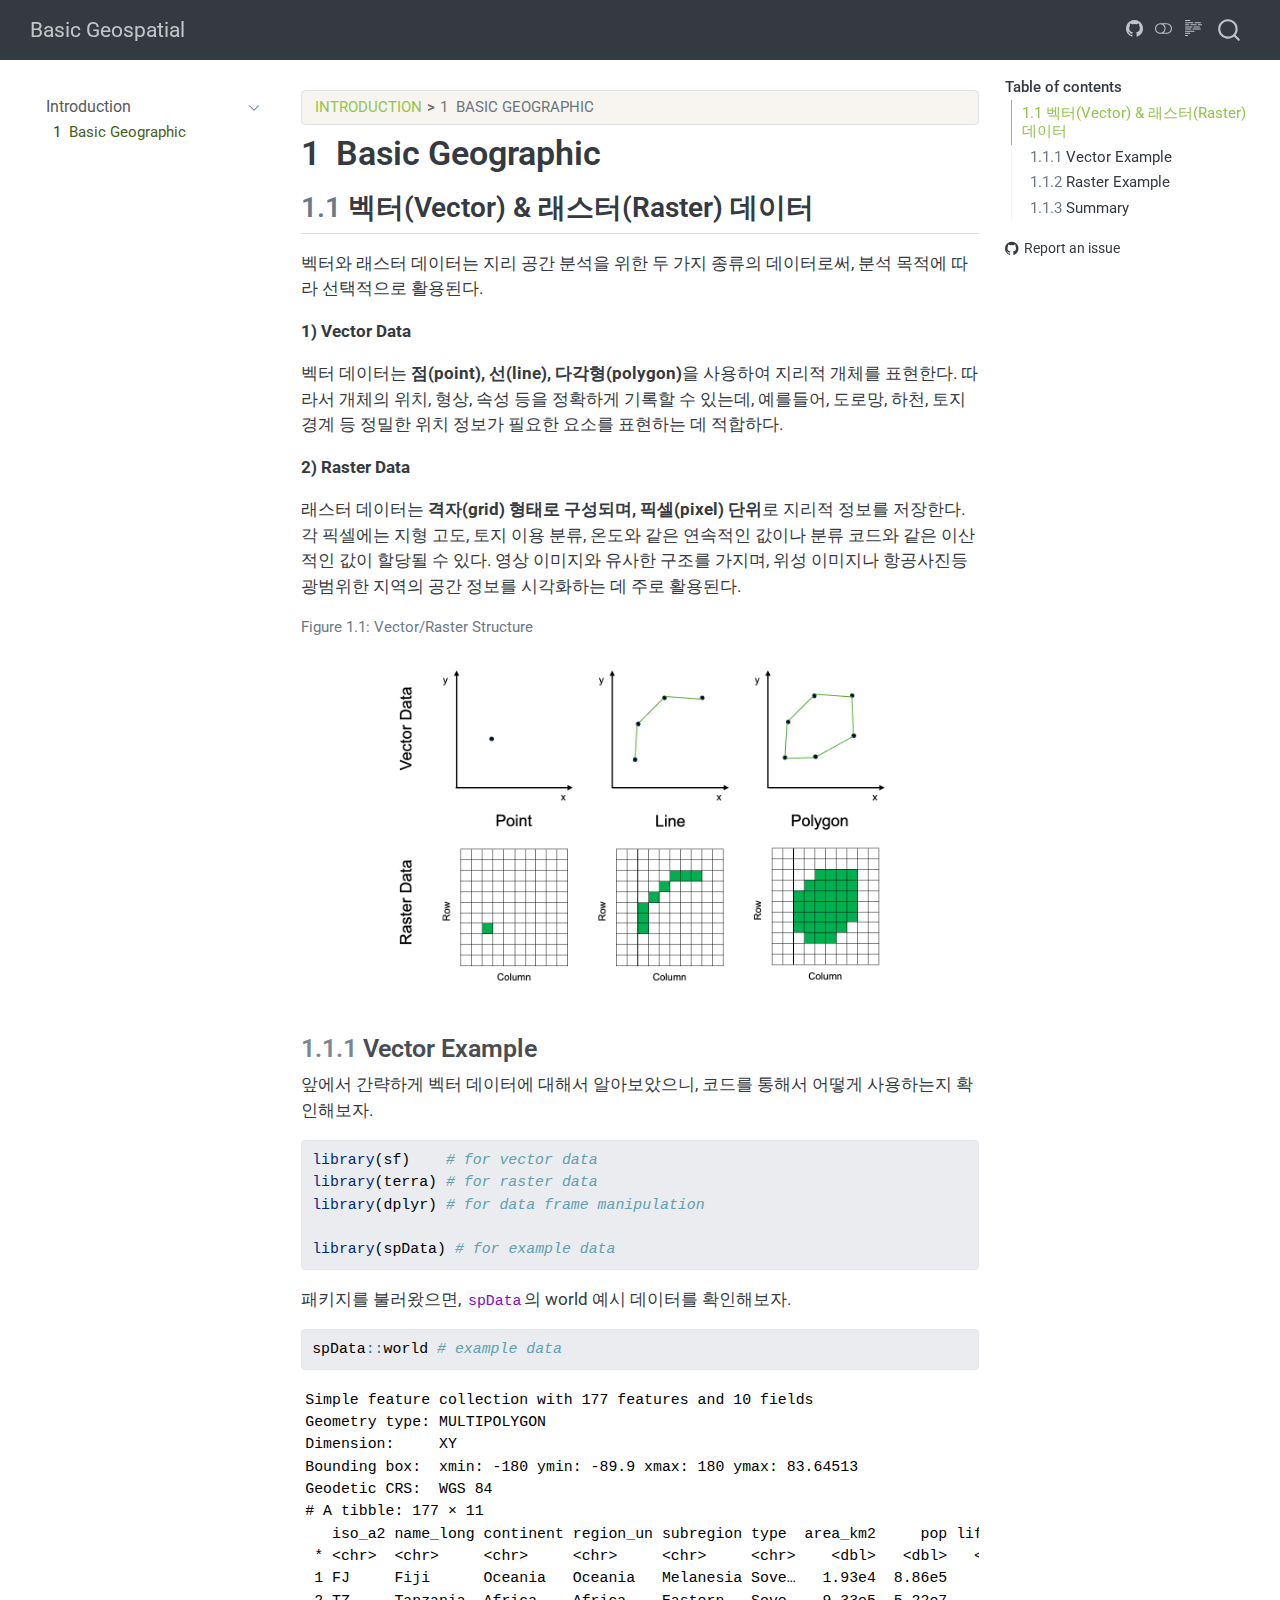
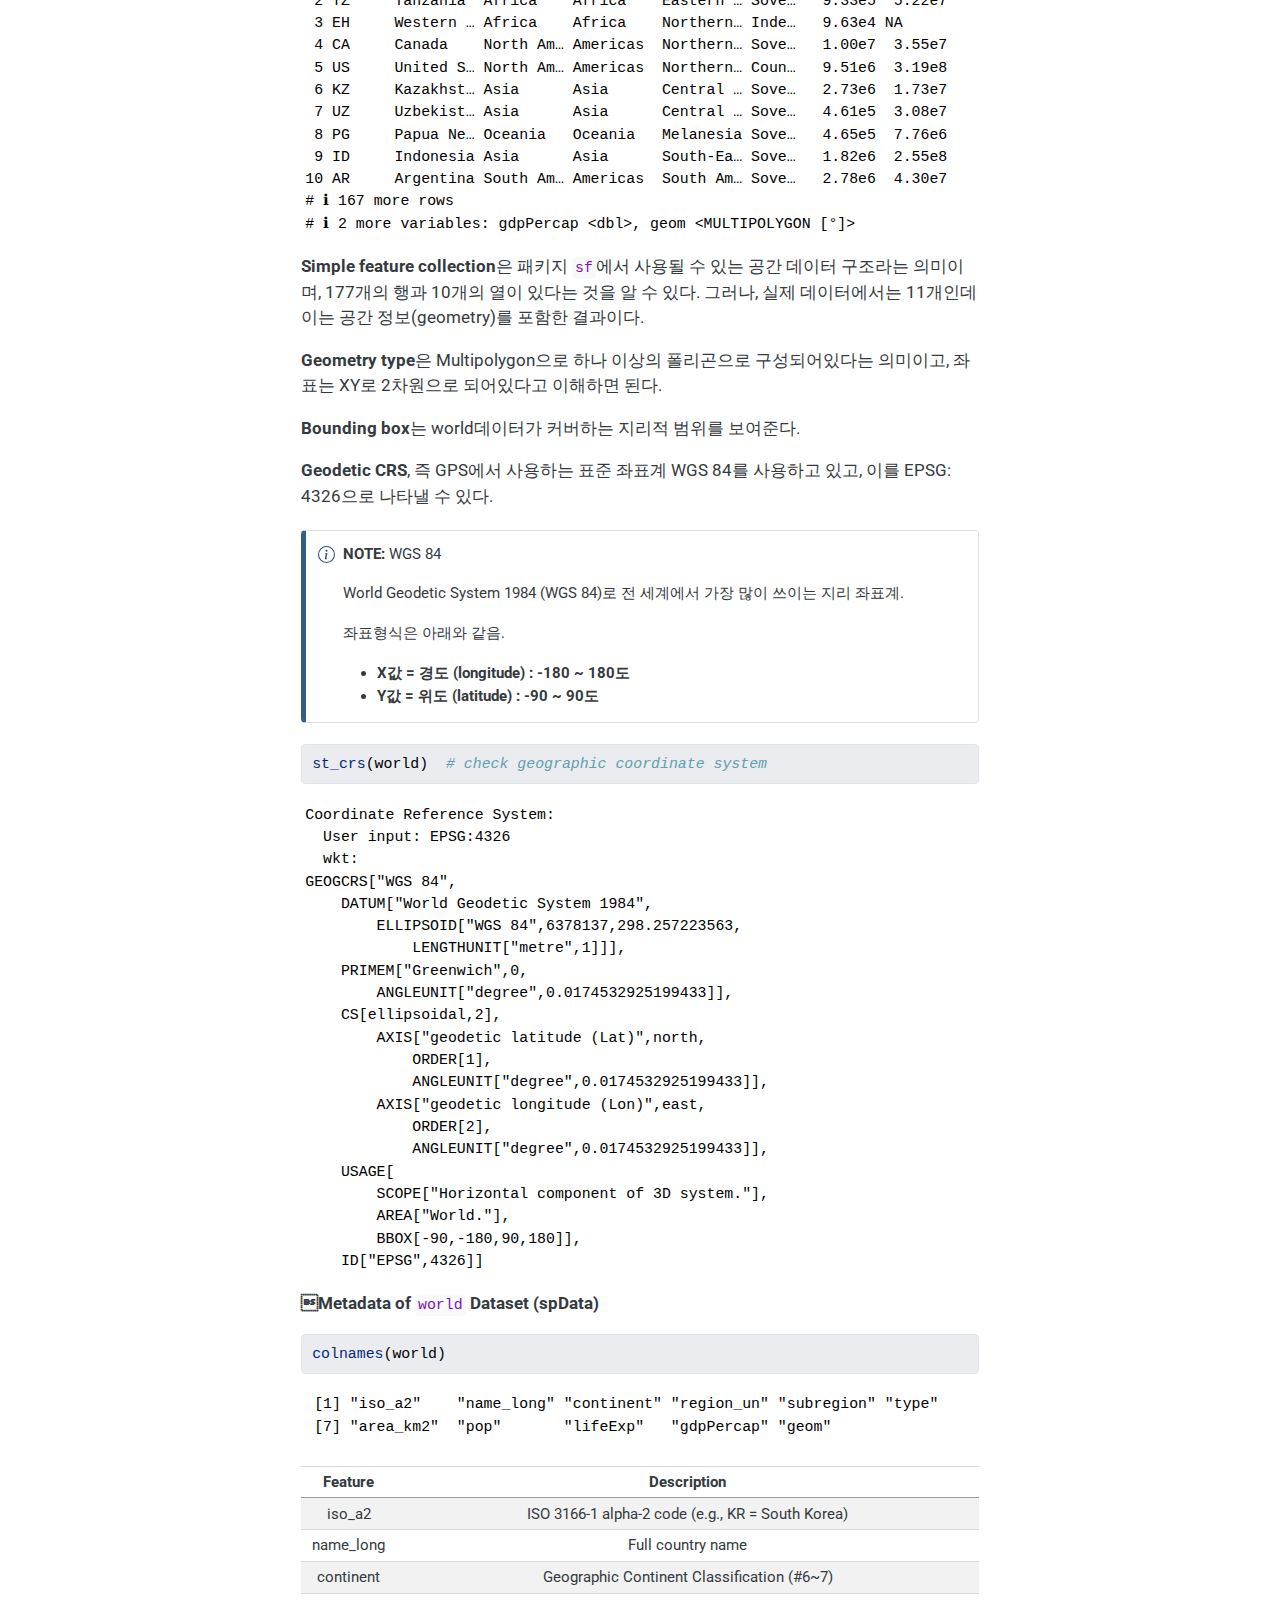
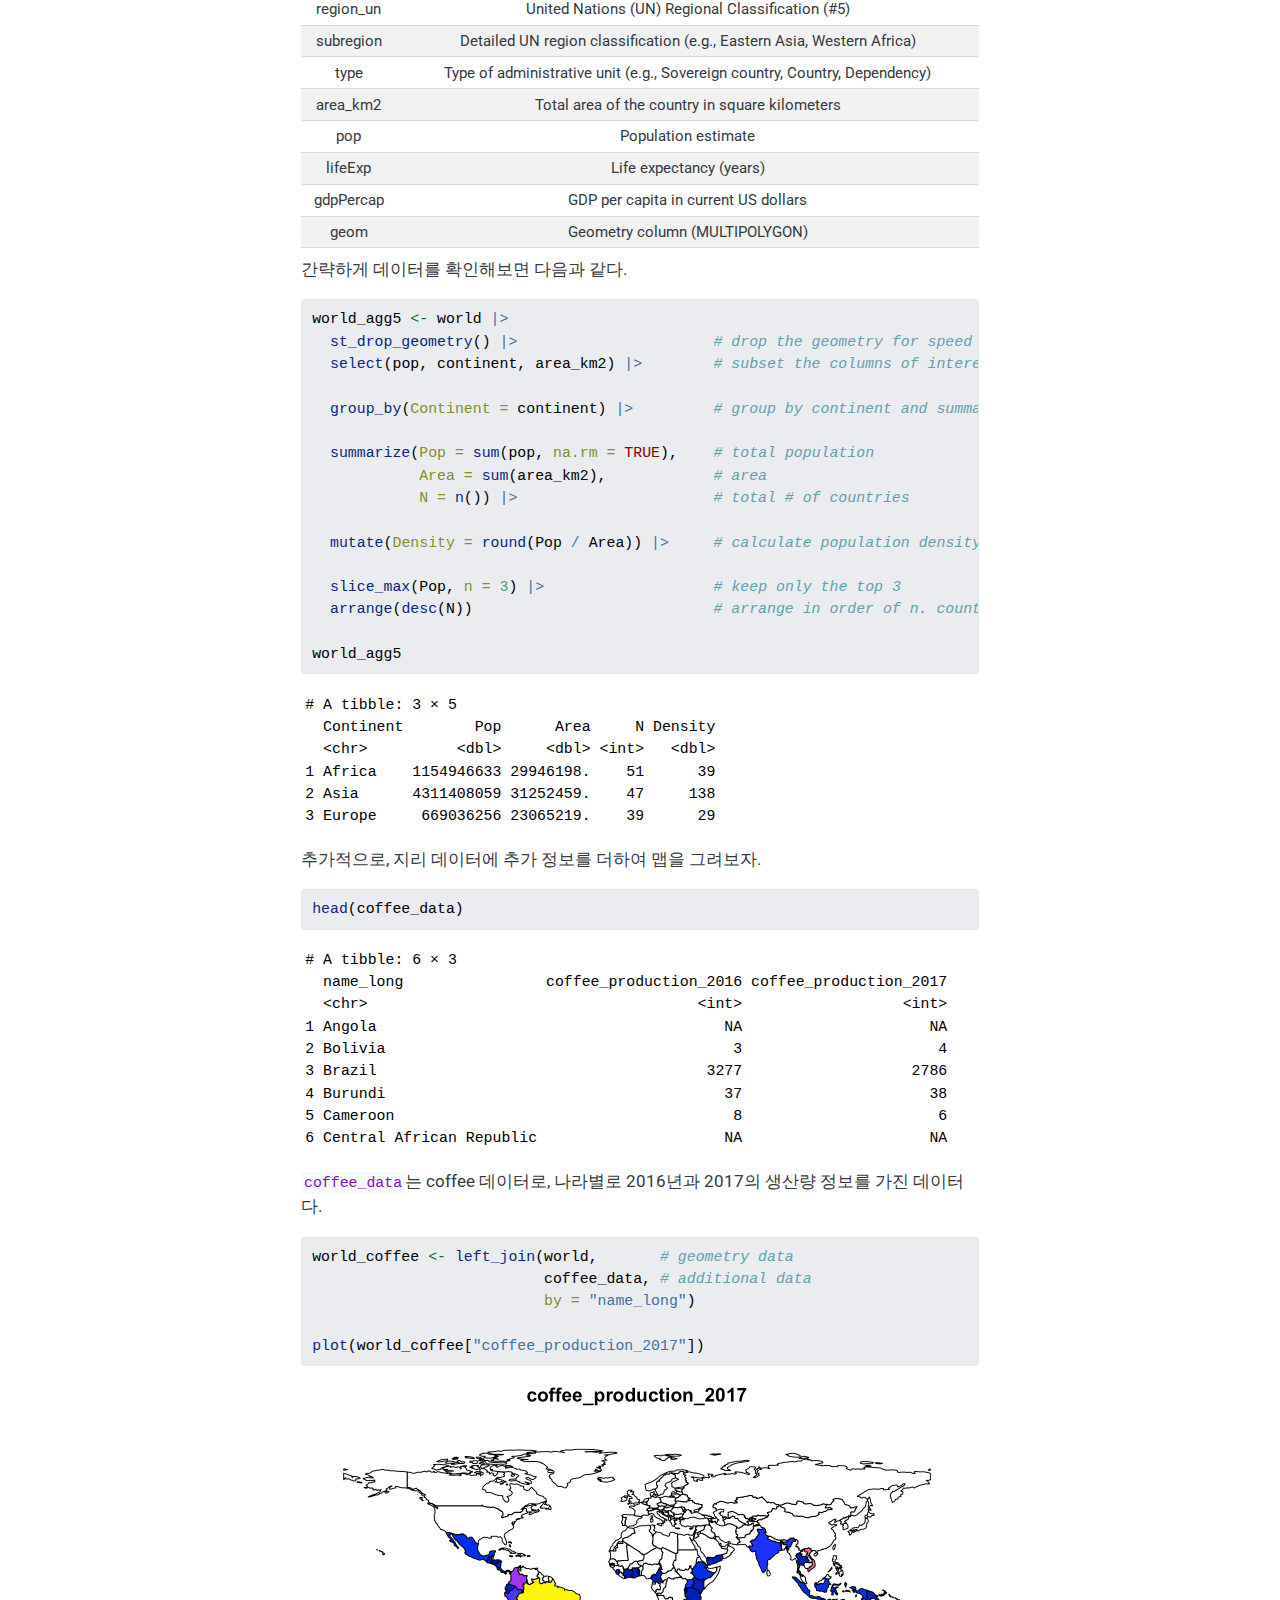
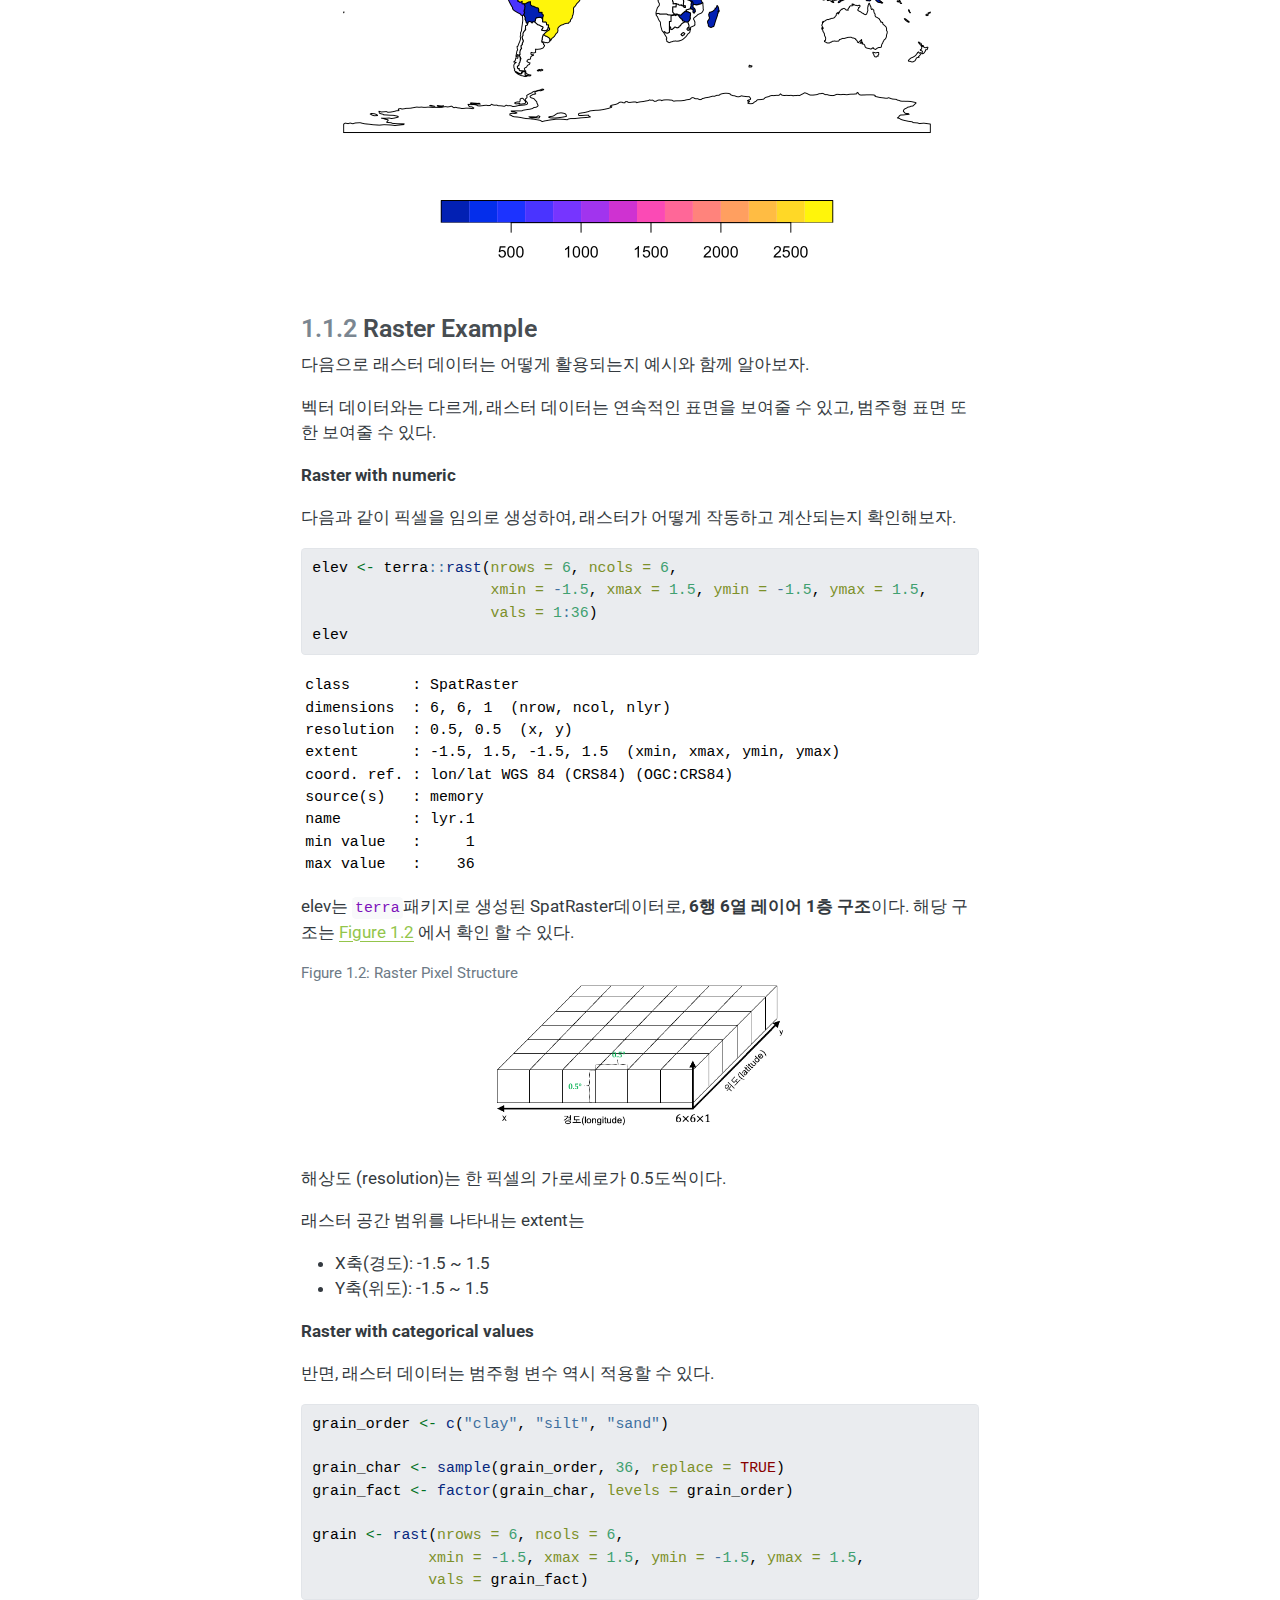
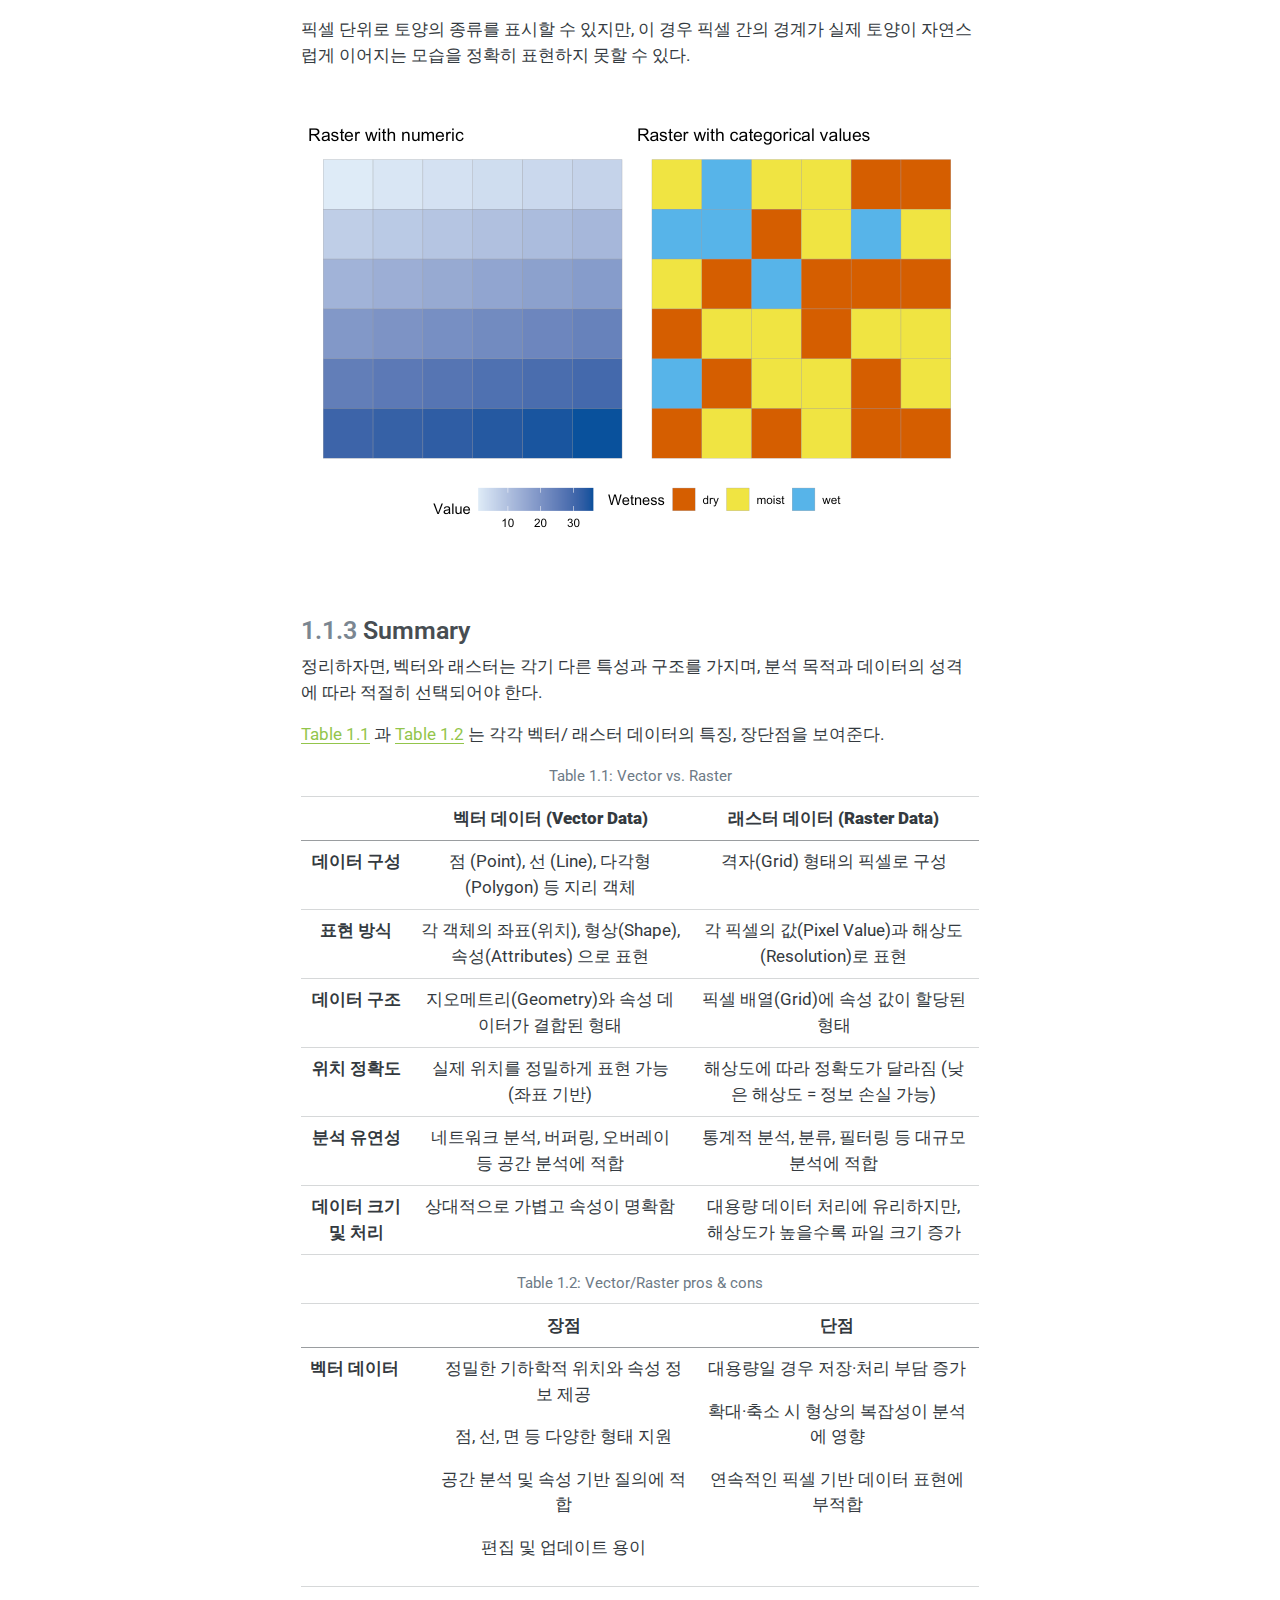
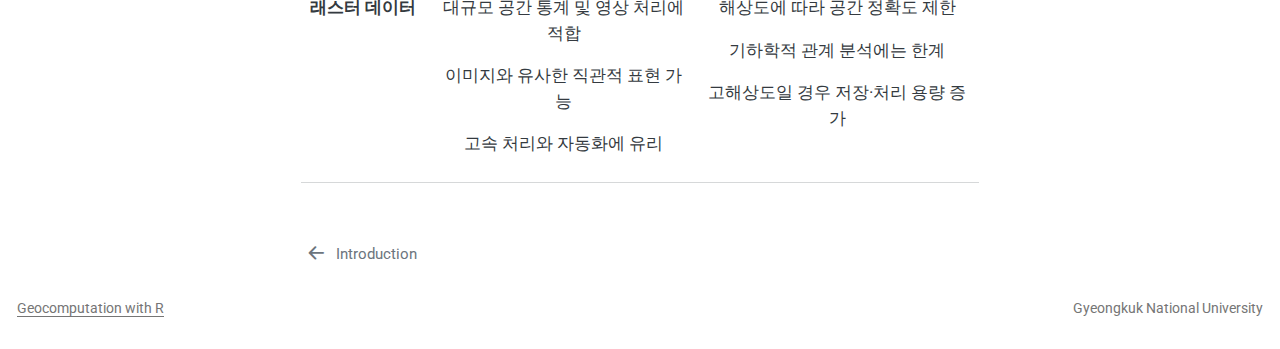
<file: 02-Basic.html>
<!DOCTYPE html>
<html xmlns="http://www.w3.org/1999/xhtml" lang="en" xml:lang="en"><head>

<meta charset="utf-8">
<meta name="generator" content="quarto-1.6.42">

<meta name="viewport" content="width=device-width, initial-scale=1.0, user-scalable=yes">

<meta name="author" content="Jung-In Seo, Jeong-Wook Lee">

<title>1&nbsp; Basic Geographic – Basic Geospatial</title>
<style>
code{white-space: pre-wrap;}
span.smallcaps{font-variant: small-caps;}
div.columns{display: flex; gap: min(4vw, 1.5em);}
div.column{flex: auto; overflow-x: auto;}
div.hanging-indent{margin-left: 1.5em; text-indent: -1.5em;}
ul.task-list{list-style: none;}
ul.task-list li input[type="checkbox"] {
  width: 0.8em;
  margin: 0 0.8em 0.2em -1em; /* quarto-specific, see https://github.com/quarto-dev/quarto-cli/issues/4556 */ 
  vertical-align: middle;
}
/* CSS for syntax highlighting */
pre > code.sourceCode { white-space: pre; position: relative; }
pre > code.sourceCode > span { line-height: 1.25; }
pre > code.sourceCode > span:empty { height: 1.2em; }
.sourceCode { overflow: visible; }
code.sourceCode > span { color: inherit; text-decoration: inherit; }
div.sourceCode { margin: 1em 0; }
pre.sourceCode { margin: 0; }
@media screen {
div.sourceCode { overflow: auto; }
}
@media print {
pre > code.sourceCode { white-space: pre-wrap; }
pre > code.sourceCode > span { display: inline-block; text-indent: -5em; padding-left: 5em; }
}
pre.numberSource code
  { counter-reset: source-line 0; }
pre.numberSource code > span
  { position: relative; left: -4em; counter-increment: source-line; }
pre.numberSource code > span > a:first-child::before
  { content: counter(source-line);
    position: relative; left: -1em; text-align: right; vertical-align: baseline;
    border: none; display: inline-block;
    -webkit-touch-callout: none; -webkit-user-select: none;
    -khtml-user-select: none; -moz-user-select: none;
    -ms-user-select: none; user-select: none;
    padding: 0 4px; width: 4em;
  }
pre.numberSource { margin-left: 3em;  padding-left: 4px; }
div.sourceCode
  {   }
@media screen {
pre > code.sourceCode > span > a:first-child::before { text-decoration: underline; }
}
</style>


<script src="site_libs/quarto-nav/quarto-nav.js"></script>
<script src="site_libs/quarto-nav/headroom.min.js"></script>
<script src="site_libs/clipboard/clipboard.min.js"></script>
<script src="site_libs/quarto-search/autocomplete.umd.js"></script>
<script src="site_libs/quarto-search/fuse.min.js"></script>
<script src="site_libs/quarto-search/quarto-search.js"></script>
<meta name="quarto:offset" content="./">
<link href="./index.html" rel="prev">
<link href="./cover.png" rel="icon" type="image/png">
<script src="site_libs/quarto-html/quarto.js"></script>
<script src="site_libs/quarto-html/popper.min.js"></script>
<script src="site_libs/quarto-html/tippy.umd.min.js"></script>
<script src="site_libs/quarto-html/anchor.min.js"></script>
<link href="site_libs/quarto-html/tippy.css" rel="stylesheet">
<link href="site_libs/quarto-html/quarto-syntax-highlighting-a185852c63625fd9ffbdc57047c9a77e.css" rel="stylesheet" class="quarto-color-scheme" id="quarto-text-highlighting-styles">
<link href="site_libs/quarto-html/quarto-syntax-highlighting-dark-a185852c63625fd9ffbdc57047c9a77e.css" rel="prefetch" class="quarto-color-scheme quarto-color-alternate" id="quarto-text-highlighting-styles">
<script src="site_libs/bootstrap/bootstrap.min.js"></script>
<link href="site_libs/bootstrap/bootstrap-icons.css" rel="stylesheet">
<link href="site_libs/bootstrap/bootstrap-05d1387fe7c4fde8163253990218f549.min.css" rel="stylesheet" append-hash="true" class="quarto-color-scheme" id="quarto-bootstrap" data-mode="light">
<link href="site_libs/bootstrap/bootstrap-dark-ec53a46af21f9afdac39c8515e146b26.min.css" rel="prefetch" append-hash="true" class="quarto-color-scheme quarto-color-alternate" id="quarto-bootstrap" data-mode="dark">
<script id="quarto-search-options" type="application/json">{
  "location": "navbar",
  "copy-button": false,
  "collapse-after": 3,
  "panel-placement": "end",
  "type": "overlay",
  "limit": 50,
  "keyboard-shortcut": [
    "f",
    "/",
    "s"
  ],
  "show-item-context": false,
  "language": {
    "search-no-results-text": "No results",
    "search-matching-documents-text": "matching documents",
    "search-copy-link-title": "Copy link to search",
    "search-hide-matches-text": "Hide additional matches",
    "search-more-match-text": "more match in this document",
    "search-more-matches-text": "more matches in this document",
    "search-clear-button-title": "Clear",
    "search-text-placeholder": "",
    "search-detached-cancel-button-title": "Cancel",
    "search-submit-button-title": "Submit",
    "search-label": "Search"
  }
}</script>
<style>html{ scroll-behavior: smooth; }</style>
<script src="site_libs/kePrint-0.0.1/kePrint.js"></script>
<link href="site_libs/lightable-0.0.1/lightable.css" rel="stylesheet">


</head>

<body class="nav-sidebar floating nav-fixed">

<div id="quarto-search-results"></div>
  <header id="quarto-header" class="headroom fixed-top">
    <nav class="navbar navbar-expand-lg " data-bs-theme="dark">
      <div class="navbar-container container-fluid">
      <div class="navbar-brand-container mx-auto">
    <a class="navbar-brand" href="./index.html">
    <span class="navbar-title">Basic Geospatial</span>
    </a>
  </div>
        <div class="quarto-navbar-tools tools-wide tools-end">
    <a href="https://github.com/Ljwook92/RS" title="Source Code" class="quarto-navigation-tool px-1" aria-label="Source Code"><i class="bi bi-github"></i></a>
  <a href="" class="quarto-color-scheme-toggle quarto-navigation-tool  px-1" onclick="window.quartoToggleColorScheme(); return false;" title="Toggle dark mode"><i class="bi"></i></a>
  <a href="" class="quarto-reader-toggle quarto-navigation-tool px-1" onclick="window.quartoToggleReader(); return false;" title="Toggle reader mode">
  <div class="quarto-reader-toggle-btn">
  <i class="bi"></i>
  </div>
</a>
</div>
          <div id="quarto-search" class="" title="Search"></div>
      </div> <!-- /container-fluid -->
    </nav>
  <nav class="quarto-secondary-nav">
    <div class="container-fluid d-flex">
      <button type="button" class="quarto-btn-toggle btn" data-bs-toggle="collapse" role="button" data-bs-target=".quarto-sidebar-collapse-item" aria-controls="quarto-sidebar" aria-expanded="false" aria-label="Toggle sidebar navigation" onclick="if (window.quartoToggleHeadroom) { window.quartoToggleHeadroom(); }">
        <i class="bi bi-layout-text-sidebar-reverse"></i>
      </button>
        <nav class="quarto-page-breadcrumbs" aria-label="breadcrumb"><ol class="breadcrumb"><li class="breadcrumb-item"><a href="./index.html">Introduction</a></li><li class="breadcrumb-item"><a href="./02-Basic.html"><span class="chapter-number">1</span>&nbsp; <span class="chapter-title">Basic Geographic</span></a></li></ol></nav>
        <a class="flex-grow-1" role="navigation" data-bs-toggle="collapse" data-bs-target=".quarto-sidebar-collapse-item" aria-controls="quarto-sidebar" aria-expanded="false" aria-label="Toggle sidebar navigation" onclick="if (window.quartoToggleHeadroom) { window.quartoToggleHeadroom(); }">      
        </a>
    </div>
  </nav>
</header>
<!-- content -->
<div id="quarto-content" class="quarto-container page-columns page-rows-contents page-layout-article page-navbar">
<!-- sidebar -->
  <nav id="quarto-sidebar" class="sidebar collapse collapse-horizontal quarto-sidebar-collapse-item sidebar-navigation floating overflow-auto">
    <div class="sidebar-menu-container"> 
    <ul class="list-unstyled mt-1">
        <li class="sidebar-item sidebar-item-section">
      <div class="sidebar-item-container"> 
            <a href="./index.html" class="sidebar-item-text sidebar-link">
 <span class="menu-text">Introduction</span></a>
          <a class="sidebar-item-toggle text-start" data-bs-toggle="collapse" data-bs-target="#quarto-sidebar-section-1" role="navigation" aria-expanded="true" aria-label="Toggle section">
            <i class="bi bi-chevron-right ms-2"></i>
          </a> 
      </div>
      <ul id="quarto-sidebar-section-1" class="collapse list-unstyled sidebar-section depth1 show">  
          <li class="sidebar-item">
  <div class="sidebar-item-container"> 
  <a href="./02-Basic.html" class="sidebar-item-text sidebar-link active">
 <span class="menu-text"><span class="chapter-number">1</span>&nbsp; <span class="chapter-title">Basic Geographic</span></span></a>
  </div>
</li>
      </ul>
  </li>
    </ul>
    </div>
</nav>
<div id="quarto-sidebar-glass" class="quarto-sidebar-collapse-item" data-bs-toggle="collapse" data-bs-target=".quarto-sidebar-collapse-item"></div>
<!-- margin-sidebar -->
    <div id="quarto-margin-sidebar" class="sidebar margin-sidebar">
        <nav id="TOC" role="doc-toc" class="toc-active">
    <h2 id="toc-title">Table of contents</h2>
   
  <ul>
  <li><a href="#벡터vector-래스터raster-데이터" id="toc-벡터vector-래스터raster-데이터" class="nav-link active" data-scroll-target="#벡터vector-래스터raster-데이터"><span class="header-section-number">1.1</span> 벡터(Vector) &amp; 래스터(Raster) 데이터</a>
  <ul class="collapse">
  <li><a href="#vector-example" id="toc-vector-example" class="nav-link" data-scroll-target="#vector-example"><span class="header-section-number">1.1.1</span> Vector Example</a></li>
  <li><a href="#raster-example" id="toc-raster-example" class="nav-link" data-scroll-target="#raster-example"><span class="header-section-number">1.1.2</span> Raster Example</a></li>
  <li><a href="#summary" id="toc-summary" class="nav-link" data-scroll-target="#summary"><span class="header-section-number">1.1.3</span> Summary</a></li>
  </ul></li>
  </ul>
<div class="toc-actions"><ul><li><a href="https://github.com/Ljwook92/RS/issues/new" class="toc-action"><i class="bi bi-github"></i>Report an issue</a></li></ul></div></nav>
    </div>
<!-- main -->
<main class="content" id="quarto-document-content">

<header id="title-block-header" class="quarto-title-block default"><nav class="quarto-page-breadcrumbs quarto-title-breadcrumbs d-none d-lg-block" aria-label="breadcrumb"><ol class="breadcrumb"><li class="breadcrumb-item"><a href="./index.html">Introduction</a></li><li class="breadcrumb-item"><a href="./02-Basic.html"><span class="chapter-number">1</span>&nbsp; <span class="chapter-title">Basic Geographic</span></a></li></ol></nav>
<div class="quarto-title">
<h1 class="title"><span class="chapter-number">1</span>&nbsp; <span class="chapter-title">Basic Geographic</span></h1>
</div>



<div class="quarto-title-meta">

    
  
    
  </div>
  


</header>


<section id="벡터vector-래스터raster-데이터" class="level2" data-number="1.1">
<h2 data-number="1.1" class="anchored" data-anchor-id="벡터vector-래스터raster-데이터"><span class="header-section-number">1.1</span> 벡터(Vector) &amp; 래스터(Raster) 데이터</h2>
<p>벡터와 래스터 데이터는 지리 공간 분석을 위한 두 가지 종류의 데이터로써, 분석 목적에 따라 선택적으로 활용된다.</p>
<p><strong>1) Vector Data</strong></p>
<p>벡터 데이터는 <strong>점(point), 선(line), 다각형(polygon)</strong>을 사용하여 지리적 개체를 표현한다. 따라서 개체의 위치, 형상, 속성 등을 정확하게 기록할 수 있는데, 예를들어, 도로망, 하천, 토지 경계 등 정밀한 위치 정보가 필요한 요소를 표현하는 데 적합하다.</p>
<p><strong>2) Raster Data</strong></p>
<p>래스터 데이터는 <strong>격자(grid) 형태로 구성되며, 픽셀(pixel) 단위</strong>로 지리적 정보를 저장한다. 각 픽셀에는 지형 고도, 토지 이용 분류, 온도와 같은 연속적인 값이나 분류 코드와 같은 이산적인 값이 할당될 수 있다. 영상 이미지와 유사한 구조를 가지며, 위성 이미지나 항공사진등 광범위한 지역의 공간 정보를 시각화하는 데 주로 활용된다.</p>
<div id="fig-structure" class="quarto-float quarto-figure quarto-figure-center anchored" data-fig-align="center">
<figure class="quarto-float quarto-float-fig figure">
<figcaption class="quarto-float-caption-top quarto-float-caption quarto-float-fig" id="fig-structure-caption-0ceaefa1-69ba-4598-a22c-09a6ac19f8ca">
Figure&nbsp;1.1: Vector/Raster Structure
</figcaption>
<div aria-describedby="fig-structure-caption-0ceaefa1-69ba-4598-a22c-09a6ac19f8ca">
<img src="images/clipboard-2182450436.png" class="img-fluid quarto-figure quarto-figure-center figure-img" width="500">
</div>
</figure>
</div>
<section id="vector-example" class="level3" data-number="1.1.1">
<h3 data-number="1.1.1" class="anchored" data-anchor-id="vector-example"><span class="header-section-number">1.1.1</span> Vector Example</h3>
<p>앞에서 간략하게 벡터 데이터에 대해서 알아보았으니, 코드를 통해서 어떻게 사용하는지 확인해보자.</p>
<div class="sourceCode" id="cb1"><pre class="sourceCode r code-with-copy"><code class="sourceCode r"><span id="cb1-1"><a href="#cb1-1" aria-hidden="true" tabindex="-1"></a><span class="fu">library</span>(sf)    <span class="co"># for vector data</span></span>
<span id="cb1-2"><a href="#cb1-2" aria-hidden="true" tabindex="-1"></a><span class="fu">library</span>(terra) <span class="co"># for raster data</span></span>
<span id="cb1-3"><a href="#cb1-3" aria-hidden="true" tabindex="-1"></a><span class="fu">library</span>(dplyr) <span class="co"># for data frame manipulation</span></span>
<span id="cb1-4"><a href="#cb1-4" aria-hidden="true" tabindex="-1"></a></span>
<span id="cb1-5"><a href="#cb1-5" aria-hidden="true" tabindex="-1"></a><span class="fu">library</span>(spData) <span class="co"># for example data</span></span></code><button title="Copy to Clipboard" class="code-copy-button"><i class="bi"></i></button></pre></div>
<p>패키지를 불러왔으면, <code>spData</code>의 world 예시 데이터를 확인해보자.</p>
<div class="cell">
<div class="sourceCode cell-code" id="cb2"><pre class="sourceCode r code-with-copy"><code class="sourceCode r"><span id="cb2-1"><a href="#cb2-1" aria-hidden="true" tabindex="-1"></a>spData<span class="sc">::</span>world <span class="co"># example data</span></span></code><button title="Copy to Clipboard" class="code-copy-button"><i class="bi"></i></button></pre></div>
<div class="cell-output cell-output-stdout">
<pre><code>Simple feature collection with 177 features and 10 fields
Geometry type: MULTIPOLYGON
Dimension:     XY
Bounding box:  xmin: -180 ymin: -89.9 xmax: 180 ymax: 83.64513
Geodetic CRS:  WGS 84
# A tibble: 177 × 11
   iso_a2 name_long continent region_un subregion type  area_km2     pop lifeExp
 * &lt;chr&gt;  &lt;chr&gt;     &lt;chr&gt;     &lt;chr&gt;     &lt;chr&gt;     &lt;chr&gt;    &lt;dbl&gt;   &lt;dbl&gt;   &lt;dbl&gt;
 1 FJ     Fiji      Oceania   Oceania   Melanesia Sove…   1.93e4  8.86e5    70.0
 2 TZ     Tanzania  Africa    Africa    Eastern … Sove…   9.33e5  5.22e7    64.2
 3 EH     Western … Africa    Africa    Northern… Inde…   9.63e4 NA         NA  
 4 CA     Canada    North Am… Americas  Northern… Sove…   1.00e7  3.55e7    82.0
 5 US     United S… North Am… Americas  Northern… Coun…   9.51e6  3.19e8    78.8
 6 KZ     Kazakhst… Asia      Asia      Central … Sove…   2.73e6  1.73e7    71.6
 7 UZ     Uzbekist… Asia      Asia      Central … Sove…   4.61e5  3.08e7    71.0
 8 PG     Papua Ne… Oceania   Oceania   Melanesia Sove…   4.65e5  7.76e6    65.2
 9 ID     Indonesia Asia      Asia      South-Ea… Sove…   1.82e6  2.55e8    68.9
10 AR     Argentina South Am… Americas  South Am… Sove…   2.78e6  4.30e7    76.3
# ℹ 167 more rows
# ℹ 2 more variables: gdpPercap &lt;dbl&gt;, geom &lt;MULTIPOLYGON [°]&gt;</code></pre>
</div>
</div>
<p><strong>Simple feature collection</strong>은 패키지 <code>sf</code>에서 사용될 수 있는 공간 데이터 구조라는 의미이며, 177개의 행과 10개의 열이 있다는 것을 알 수 있다. 그러나, 실제 데이터에서는 11개인데 이는 공간 정보(geometry)를 포함한 결과이다.</p>
<p><strong>Geometry type</strong>은 Multipolygon으로 하나 이상의 폴리곤으로 구성되어있다는 의미이고, 좌표는 XY로 2차원으로 되어있다고 이해하면 된다.</p>
<p><strong>Bounding box</strong>는 world데이터가 커버하는 지리적 범위를 보여준다.</p>
<p><strong>Geodetic CRS</strong>, 즉 GPS에서 사용하는 표준 좌표계 WGS 84를 사용하고 있고, 이를 EPSG: 4326으로 나타낼 수 있다.</p>
<div class="callout callout-style-simple callout-note">
<div class="callout-body d-flex">
<div class="callout-icon-container">
<i class="callout-icon"></i>
</div>
<div class="callout-body-container">
<p><strong>NOTE:</strong> WGS 84</p>
<p>World Geodetic System 1984 (WGS 84)로 전 세계에서 가장 많이 쓰이는 지리 좌표계.</p>
<p>좌표형식은 아래와 같음.</p>
<ul>
<li><strong>X값 = 경도 (longitude) : -180 ~ 180도</strong></li>
<li><strong>Y값 = 위도 (latitude) : -90 ~ 90도</strong></li>
</ul>
</div>
</div>
</div>
<div class="cell">
<div class="sourceCode cell-code" id="cb4"><pre class="sourceCode r code-with-copy"><code class="sourceCode r"><span id="cb4-1"><a href="#cb4-1" aria-hidden="true" tabindex="-1"></a><span class="fu">st_crs</span>(world)  <span class="co"># check geographic coordinate system</span></span></code><button title="Copy to Clipboard" class="code-copy-button"><i class="bi"></i></button></pre></div>
<div class="cell-output cell-output-stdout">
<pre><code>Coordinate Reference System:
  User input: EPSG:4326 
  wkt:
GEOGCRS["WGS 84",
    DATUM["World Geodetic System 1984",
        ELLIPSOID["WGS 84",6378137,298.257223563,
            LENGTHUNIT["metre",1]]],
    PRIMEM["Greenwich",0,
        ANGLEUNIT["degree",0.0174532925199433]],
    CS[ellipsoidal,2],
        AXIS["geodetic latitude (Lat)",north,
            ORDER[1],
            ANGLEUNIT["degree",0.0174532925199433]],
        AXIS["geodetic longitude (Lon)",east,
            ORDER[2],
            ANGLEUNIT["degree",0.0174532925199433]],
    USAGE[
        SCOPE["Horizontal component of 3D system."],
        AREA["World."],
        BBOX[-90,-180,90,180]],
    ID["EPSG",4326]]</code></pre>
</div>
</div>
<p><strong>Metadata of <code>world</code> Dataset (spData)</strong></p>
<div class="cell">
<div class="sourceCode cell-code" id="cb6"><pre class="sourceCode r code-with-copy"><code class="sourceCode r"><span id="cb6-1"><a href="#cb6-1" aria-hidden="true" tabindex="-1"></a><span class="fu">colnames</span>(world)</span></code><button title="Copy to Clipboard" class="code-copy-button"><i class="bi"></i></button></pre></div>
<div class="cell-output cell-output-stdout">
<pre><code> [1] "iso_a2"    "name_long" "continent" "region_un" "subregion" "type"     
 [7] "area_km2"  "pop"       "lifeExp"   "gdpPercap" "geom"     </code></pre>
</div>
</div>
<div class="cell">
<div class="cell-output-display">
<div class="table-responsive">
<table class="table table-striped table-hover table-condensed caption-top table-sm small" data-quarto-postprocess="true">
<thead>
<tr class="header">
<th style="text-align: center;" data-quarto-table-cell-role="th">Feature</th>
<th style="text-align: center;" data-quarto-table-cell-role="th">Description</th>
</tr>
</thead>
<tbody>
<tr class="odd">
<td style="text-align: center;">iso_a2</td>
<td style="text-align: center;">ISO 3166-1 alpha-2 code (e.g., KR = South Korea)</td>
</tr>
<tr class="even">
<td style="text-align: center;">name_long</td>
<td style="text-align: center;">Full country name</td>
</tr>
<tr class="odd">
<td style="text-align: center;">continent</td>
<td style="text-align: center;">Geographic Continent Classification (#6~7)</td>
</tr>
<tr class="even">
<td style="text-align: center;">region_un</td>
<td style="text-align: center;">United Nations (UN) Regional Classification (#5)</td>
</tr>
<tr class="odd">
<td style="text-align: center;">subregion</td>
<td style="text-align: center;">Detailed UN region classification (e.g., Eastern Asia, Western Africa)</td>
</tr>
<tr class="even">
<td style="text-align: center;">type</td>
<td style="text-align: center;">Type of administrative unit (e.g., Sovereign country, Country, Dependency)</td>
</tr>
<tr class="odd">
<td style="text-align: center;">area_km2</td>
<td style="text-align: center;">Total area of the country in square kilometers</td>
</tr>
<tr class="even">
<td style="text-align: center;">pop</td>
<td style="text-align: center;">Population estimate</td>
</tr>
<tr class="odd">
<td style="text-align: center;">lifeExp</td>
<td style="text-align: center;">Life expectancy (years)</td>
</tr>
<tr class="even">
<td style="text-align: center;">gdpPercap</td>
<td style="text-align: center;">GDP per capita in current US dollars</td>
</tr>
<tr class="odd">
<td style="text-align: center;">geom</td>
<td style="text-align: center;">Geometry column (MULTIPOLYGON)</td>
</tr>
</tbody>
</table>
</div>


</div>
</div>
<p>간략하게 데이터를 확인해보면 다음과 같다.</p>
<div class="cell">
<div class="sourceCode cell-code" id="cb8"><pre class="sourceCode r code-with-copy"><code class="sourceCode r"><span id="cb8-1"><a href="#cb8-1" aria-hidden="true" tabindex="-1"></a>world_agg5 <span class="ot">&lt;-</span> world <span class="sc">|&gt;</span> </span>
<span id="cb8-2"><a href="#cb8-2" aria-hidden="true" tabindex="-1"></a>  <span class="fu">st_drop_geometry</span>() <span class="sc">|&gt;</span>                      <span class="co"># drop the geometry for speed</span></span>
<span id="cb8-3"><a href="#cb8-3" aria-hidden="true" tabindex="-1"></a>  <span class="fu">select</span>(pop, continent, area_km2) <span class="sc">|&gt;</span>        <span class="co"># subset the columns of interest  </span></span>
<span id="cb8-4"><a href="#cb8-4" aria-hidden="true" tabindex="-1"></a>  </span>
<span id="cb8-5"><a href="#cb8-5" aria-hidden="true" tabindex="-1"></a>  <span class="fu">group_by</span>(<span class="at">Continent =</span> continent) <span class="sc">|&gt;</span>         <span class="co"># group by continent and summarize</span></span>
<span id="cb8-6"><a href="#cb8-6" aria-hidden="true" tabindex="-1"></a>  </span>
<span id="cb8-7"><a href="#cb8-7" aria-hidden="true" tabindex="-1"></a>  <span class="fu">summarize</span>(<span class="at">Pop =</span> <span class="fu">sum</span>(pop, <span class="at">na.rm =</span> <span class="cn">TRUE</span>),    <span class="co"># total population</span></span>
<span id="cb8-8"><a href="#cb8-8" aria-hidden="true" tabindex="-1"></a>            <span class="at">Area =</span> <span class="fu">sum</span>(area_km2),            <span class="co"># area</span></span>
<span id="cb8-9"><a href="#cb8-9" aria-hidden="true" tabindex="-1"></a>            <span class="at">N =</span> <span class="fu">n</span>()) <span class="sc">|&gt;</span>                      <span class="co"># total # of countries</span></span>
<span id="cb8-10"><a href="#cb8-10" aria-hidden="true" tabindex="-1"></a>  </span>
<span id="cb8-11"><a href="#cb8-11" aria-hidden="true" tabindex="-1"></a>  <span class="fu">mutate</span>(<span class="at">Density =</span> <span class="fu">round</span>(Pop <span class="sc">/</span> Area)) <span class="sc">|&gt;</span>     <span class="co"># calculate population density</span></span>
<span id="cb8-12"><a href="#cb8-12" aria-hidden="true" tabindex="-1"></a>  </span>
<span id="cb8-13"><a href="#cb8-13" aria-hidden="true" tabindex="-1"></a>  <span class="fu">slice_max</span>(Pop, <span class="at">n =</span> <span class="dv">3</span>) <span class="sc">|&gt;</span>                   <span class="co"># keep only the top 3</span></span>
<span id="cb8-14"><a href="#cb8-14" aria-hidden="true" tabindex="-1"></a>  <span class="fu">arrange</span>(<span class="fu">desc</span>(N))                           <span class="co"># arrange in order of n. countries</span></span>
<span id="cb8-15"><a href="#cb8-15" aria-hidden="true" tabindex="-1"></a></span>
<span id="cb8-16"><a href="#cb8-16" aria-hidden="true" tabindex="-1"></a>world_agg5</span></code><button title="Copy to Clipboard" class="code-copy-button"><i class="bi"></i></button></pre></div>
<div class="cell-output cell-output-stdout">
<pre><code># A tibble: 3 × 5
  Continent        Pop      Area     N Density
  &lt;chr&gt;          &lt;dbl&gt;     &lt;dbl&gt; &lt;int&gt;   &lt;dbl&gt;
1 Africa    1154946633 29946198.    51      39
2 Asia      4311408059 31252459.    47     138
3 Europe     669036256 23065219.    39      29</code></pre>
</div>
</div>
<p>추가적으로, 지리 데이터에 추가 정보를 더하여 맵을 그려보자.</p>
<div class="cell">
<div class="sourceCode cell-code" id="cb10"><pre class="sourceCode r code-with-copy"><code class="sourceCode r"><span id="cb10-1"><a href="#cb10-1" aria-hidden="true" tabindex="-1"></a><span class="fu">head</span>(coffee_data)</span></code><button title="Copy to Clipboard" class="code-copy-button"><i class="bi"></i></button></pre></div>
<div class="cell-output cell-output-stdout">
<pre><code># A tibble: 6 × 3
  name_long                coffee_production_2016 coffee_production_2017
  &lt;chr&gt;                                     &lt;int&gt;                  &lt;int&gt;
1 Angola                                       NA                     NA
2 Bolivia                                       3                      4
3 Brazil                                     3277                   2786
4 Burundi                                      37                     38
5 Cameroon                                      8                      6
6 Central African Republic                     NA                     NA</code></pre>
</div>
</div>
<p><code>coffee_data</code>는 coffee 데이터로, 나라별로 2016년과 2017의 생산량 정보를 가진 데이터다.</p>
<div class="cell">
<div class="sourceCode cell-code" id="cb12"><pre class="sourceCode r code-with-copy"><code class="sourceCode r"><span id="cb12-1"><a href="#cb12-1" aria-hidden="true" tabindex="-1"></a>world_coffee <span class="ot">&lt;-</span> <span class="fu">left_join</span>(world,       <span class="co"># geometry data</span></span>
<span id="cb12-2"><a href="#cb12-2" aria-hidden="true" tabindex="-1"></a>                          coffee_data, <span class="co"># additional data</span></span>
<span id="cb12-3"><a href="#cb12-3" aria-hidden="true" tabindex="-1"></a>                          <span class="at">by =</span> <span class="st">"name_long"</span>)</span>
<span id="cb12-4"><a href="#cb12-4" aria-hidden="true" tabindex="-1"></a></span>
<span id="cb12-5"><a href="#cb12-5" aria-hidden="true" tabindex="-1"></a><span class="fu">plot</span>(world_coffee[<span class="st">"coffee_production_2017"</span>])</span></code><button title="Copy to Clipboard" class="code-copy-button"><i class="bi"></i></button></pre></div>
<div class="cell-output-display">
<div>
<figure class="figure">
<p><img src="02-Basic_files/figure-html/unnamed-chunk-8-1.png" class="img-fluid figure-img" width="672"></p>
</figure>
</div>
</div>
</div>
</section>
<section id="raster-example" class="level3" data-number="1.1.2">
<h3 data-number="1.1.2" class="anchored" data-anchor-id="raster-example"><span class="header-section-number">1.1.2</span> Raster Example</h3>
<p>다음으로 래스터 데이터는 어떻게 활용되는지 예시와 함께 알아보자.</p>
<p>벡터 데이터와는 다르게, 래스터 데이터는 연속적인 표면을 보여줄 수 있고, 범주형 표면 또한 보여줄 수 있다.</p>
<p><strong>Raster with numeric</strong></p>
<p>다음과 같이 픽셀을 임의로 생성하여, 래스터가 어떻게 작동하고 계산되는지 확인해보자.</p>
<div class="cell">
<div class="sourceCode cell-code" id="cb13"><pre class="sourceCode r code-with-copy"><code class="sourceCode r"><span id="cb13-1"><a href="#cb13-1" aria-hidden="true" tabindex="-1"></a>elev <span class="ot">&lt;-</span> terra<span class="sc">::</span><span class="fu">rast</span>(<span class="at">nrows =</span> <span class="dv">6</span>, <span class="at">ncols =</span> <span class="dv">6</span>,</span>
<span id="cb13-2"><a href="#cb13-2" aria-hidden="true" tabindex="-1"></a>                    <span class="at">xmin =</span> <span class="sc">-</span><span class="fl">1.5</span>, <span class="at">xmax =</span> <span class="fl">1.5</span>, <span class="at">ymin =</span> <span class="sc">-</span><span class="fl">1.5</span>, <span class="at">ymax =</span> <span class="fl">1.5</span>,</span>
<span id="cb13-3"><a href="#cb13-3" aria-hidden="true" tabindex="-1"></a>                    <span class="at">vals =</span> <span class="dv">1</span><span class="sc">:</span><span class="dv">36</span>)</span>
<span id="cb13-4"><a href="#cb13-4" aria-hidden="true" tabindex="-1"></a>elev</span></code><button title="Copy to Clipboard" class="code-copy-button"><i class="bi"></i></button></pre></div>
<div class="cell-output cell-output-stdout">
<pre><code>class       : SpatRaster 
dimensions  : 6, 6, 1  (nrow, ncol, nlyr)
resolution  : 0.5, 0.5  (x, y)
extent      : -1.5, 1.5, -1.5, 1.5  (xmin, xmax, ymin, ymax)
coord. ref. : lon/lat WGS 84 (CRS84) (OGC:CRS84) 
source(s)   : memory
name        : lyr.1 
min value   :     1 
max value   :    36 </code></pre>
</div>
</div>
<p>elev는 <code>terra</code>패키지로 생성된 SpatRaster데이터로, <strong>6행 6열 레이어 1층 구조</strong>이다. 해당 구조는 <a href="#fig-raster-structure" class="quarto-xref">Figure&nbsp;<span>1.2</span></a> 에서 확인 할 수 있다.</p>
<div id="fig-raster-structure" class="quarto-float quarto-figure quarto-figure-center anchored" data-fig-align="center">
<figure class="quarto-float quarto-float-fig figure">
<figcaption class="quarto-float-caption-top quarto-float-caption quarto-float-fig" id="fig-raster-structure-caption-0ceaefa1-69ba-4598-a22c-09a6ac19f8ca">
Figure&nbsp;1.2: Raster Pixel Structure
</figcaption>
<div aria-describedby="fig-raster-structure-caption-0ceaefa1-69ba-4598-a22c-09a6ac19f8ca">
<img src="images/clipboard-2889085582.png" class="img-fluid quarto-figure quarto-figure-center figure-img" width="300">
</div>
</figure>
</div>
<p>해상도 (resolution)는 한 픽셀의 가로세로가 0.5도씩이다.</p>
<p>래스터 공간 범위를 나타내는 extent는</p>
<ul>
<li>X축(경도): -1.5 ~ 1.5</li>
<li>Y축(위도): -1.5 ~ 1.5</li>
</ul>
<p><strong>Raster with categorical values</strong></p>
<p>반면, 래스터 데이터는 범주형 변수 역시 적용할 수 있다.</p>
<div class="cell">
<div class="sourceCode cell-code" id="cb15"><pre class="sourceCode r code-with-copy"><code class="sourceCode r"><span id="cb15-1"><a href="#cb15-1" aria-hidden="true" tabindex="-1"></a>grain_order <span class="ot">&lt;-</span> <span class="fu">c</span>(<span class="st">"clay"</span>, <span class="st">"silt"</span>, <span class="st">"sand"</span>)</span>
<span id="cb15-2"><a href="#cb15-2" aria-hidden="true" tabindex="-1"></a></span>
<span id="cb15-3"><a href="#cb15-3" aria-hidden="true" tabindex="-1"></a>grain_char <span class="ot">&lt;-</span> <span class="fu">sample</span>(grain_order, <span class="dv">36</span>, <span class="at">replace =</span> <span class="cn">TRUE</span>)</span>
<span id="cb15-4"><a href="#cb15-4" aria-hidden="true" tabindex="-1"></a>grain_fact <span class="ot">&lt;-</span> <span class="fu">factor</span>(grain_char, <span class="at">levels =</span> grain_order)</span>
<span id="cb15-5"><a href="#cb15-5" aria-hidden="true" tabindex="-1"></a></span>
<span id="cb15-6"><a href="#cb15-6" aria-hidden="true" tabindex="-1"></a>grain <span class="ot">&lt;-</span> <span class="fu">rast</span>(<span class="at">nrows =</span> <span class="dv">6</span>, <span class="at">ncols =</span> <span class="dv">6</span>, </span>
<span id="cb15-7"><a href="#cb15-7" aria-hidden="true" tabindex="-1"></a>             <span class="at">xmin =</span> <span class="sc">-</span><span class="fl">1.5</span>, <span class="at">xmax =</span> <span class="fl">1.5</span>, <span class="at">ymin =</span> <span class="sc">-</span><span class="fl">1.5</span>, <span class="at">ymax =</span> <span class="fl">1.5</span>,</span>
<span id="cb15-8"><a href="#cb15-8" aria-hidden="true" tabindex="-1"></a>             <span class="at">vals =</span> grain_fact)</span></code><button title="Copy to Clipboard" class="code-copy-button"><i class="bi"></i></button></pre></div>
</div>
<p>픽셀 단위로 토양의 종류를 표시할 수 있지만, 이 경우 픽셀 간의 경계가 실제 토양이 자연스럽게 이어지는 모습을 정확히 표현하지 못할 수 있다.</p>
<div class="cell">
<div class="cell-output-display">
<div>
<figure class="figure">
<p><img src="02-Basic_files/figure-html/unnamed-chunk-11-1.png" class="img-fluid figure-img" width="672"></p>
</figure>
</div>
</div>
</div>
</section>
<section id="summary" class="level3" data-number="1.1.3">
<h3 data-number="1.1.3" class="anchored" data-anchor-id="summary"><span class="header-section-number">1.1.3</span> Summary</h3>
<p>정리하자면, 벡터와 래스터는 각기 다른 특성과 구조를 가지며, 분석 목적과 데이터의 성격에 따라 적절히 선택되어야 한다.</p>
<p><a href="#tbl-vec-vs-ras" class="quarto-xref">Table&nbsp;<span>1.1</span></a> 과 <a href="#tbl-vec-ras-procon" class="quarto-xref">Table&nbsp;<span>1.2</span></a> 는 각각 벡터/ 래스터 데이터의 특징, 장단점을 보여준다.</p>
<div id="tbl-vec-vs-ras" class="quarto-float quarto-figure quarto-figure-center anchored">
<figure class="quarto-float quarto-float-tbl figure">
<figcaption class="quarto-float-caption-top quarto-float-caption quarto-float-tbl" id="tbl-vec-vs-ras-caption-0ceaefa1-69ba-4598-a22c-09a6ac19f8ca">
Table&nbsp;1.1: Vector vs.&nbsp;Raster
</figcaption>
<div aria-describedby="tbl-vec-vs-ras-caption-0ceaefa1-69ba-4598-a22c-09a6ac19f8ca">
<table class="caption-top table">
<colgroup>
<col style="width: 16%">
<col style="width: 40%">
<col style="width: 42%">
</colgroup>
<thead>
<tr class="header">
<th></th>
<th><strong>벡터 데이터 (Vector Data)</strong></th>
<th><strong>래스터 데이터 (Raster Data)</strong></th>
</tr>
</thead>
<tbody>
<tr class="odd">
<td><strong>데이터 구성</strong></td>
<td>점 (Point), 선 (Line), 다각형 (Polygon) 등 지리 객체</td>
<td>격자(Grid) 형태의 픽셀로 구성</td>
</tr>
<tr class="even">
<td><strong>표현 방식</strong></td>
<td>각 객체의 좌표(위치), 형상(Shape), 속성(Attributes) 으로 표현</td>
<td>각 픽셀의 값(Pixel Value)과 해상도(Resolution)로 표현</td>
</tr>
<tr class="odd">
<td><strong>데이터 구조</strong></td>
<td>지오메트리(Geometry)와 속성 데이터가 결합된 형태</td>
<td>픽셀 배열(Grid)에 속성 값이 할당된 형태</td>
</tr>
<tr class="even">
<td><strong>위치 정확도</strong></td>
<td>실제 위치를 정밀하게 표현 가능 (좌표 기반)</td>
<td>해상도에 따라 정확도가 달라짐 (낮은 해상도 = 정보 손실 가능)</td>
</tr>
<tr class="odd">
<td><strong>분석 유연성</strong></td>
<td>네트워크 분석, 버퍼링, 오버레이 등 공간 분석에 적합</td>
<td>통계적 분석, 분류, 필터링 등 대규모 분석에 적합</td>
</tr>
<tr class="even">
<td><strong>데이터 크기 및 처리</strong></td>
<td>상대적으로 가볍고 속성이 명확함</td>
<td>대용량 데이터 처리에 유리하지만, 해상도가 높을수록 파일 크기 증가</td>
</tr>
</tbody>
</table>
</div>
</figure>
</div>
<div id="tbl-vec-ras-procon" class="quarto-float quarto-figure quarto-figure-center anchored">
<figure class="quarto-float quarto-float-tbl figure">
<figcaption class="quarto-float-caption-top quarto-float-caption quarto-float-tbl" id="tbl-vec-ras-procon-caption-0ceaefa1-69ba-4598-a22c-09a6ac19f8ca">
Table&nbsp;1.2: Vector/Raster pros &amp; cons
</figcaption>
<div aria-describedby="tbl-vec-ras-procon-caption-0ceaefa1-69ba-4598-a22c-09a6ac19f8ca">
<table class="caption-top table">
<colgroup>
<col style="width: 19%">
<col style="width: 38%">
<col style="width: 41%">
</colgroup>
<thead>
<tr class="header">
<th style="text-align: left;"></th>
<th>장점</th>
<th>단점</th>
</tr>
</thead>
<tbody>
<tr class="odd">
<td style="text-align: left;"><strong>벡터 데이터</strong></td>
<td><p>정밀한 기하학적 위치와 속성 정보 제공</p>
<p>점, 선, 면 등 다양한 형태 지원</p>
<p>공간 분석 및 속성 기반 질의에 적합</p>
<p>편집 및 업데이트 용이</p></td>
<td><p>대용량일 경우 저장·처리 부담 증가</p>
<p>확대·축소 시 형상의 복잡성이 분석에 영향</p>
<p>연속적인 픽셀 기반 데이터 표현에 부적합</p></td>
</tr>
<tr class="even">
<td style="text-align: left;"><strong>래스터 데이터</strong></td>
<td><p>대규모 공간 통계 및 영상 처리에 적합</p>
<p>이미지와 유사한 직관적 표현 가능</p>
<p>고속 처리와 자동화에 유리</p></td>
<td><p>해상도에 따라 공간 정확도 제한</p>
<p>기하학적 관계 분석에는 한계</p>
<p>고해상도일 경우 저장·처리 용량 증가</p></td>
</tr>
</tbody>
</table>
</div>
</figure>
</div>


</section>
</section>

</main> <!-- /main -->
<script id="quarto-html-after-body" type="application/javascript">
window.document.addEventListener("DOMContentLoaded", function (event) {
  const toggleBodyColorMode = (bsSheetEl) => {
    const mode = bsSheetEl.getAttribute("data-mode");
    const bodyEl = window.document.querySelector("body");
    if (mode === "dark") {
      bodyEl.classList.add("quarto-dark");
      bodyEl.classList.remove("quarto-light");
    } else {
      bodyEl.classList.add("quarto-light");
      bodyEl.classList.remove("quarto-dark");
    }
  }
  const toggleBodyColorPrimary = () => {
    const bsSheetEl = window.document.querySelector("link#quarto-bootstrap");
    if (bsSheetEl) {
      toggleBodyColorMode(bsSheetEl);
    }
  }
  toggleBodyColorPrimary();  
  const disableStylesheet = (stylesheets) => {
    for (let i=0; i < stylesheets.length; i++) {
      const stylesheet = stylesheets[i];
      stylesheet.rel = 'prefetch';
    }
  }
  const enableStylesheet = (stylesheets) => {
    for (let i=0; i < stylesheets.length; i++) {
      const stylesheet = stylesheets[i];
      stylesheet.rel = 'stylesheet';
    }
  }
  const manageTransitions = (selector, allowTransitions) => {
    const els = window.document.querySelectorAll(selector);
    for (let i=0; i < els.length; i++) {
      const el = els[i];
      if (allowTransitions) {
        el.classList.remove('notransition');
      } else {
        el.classList.add('notransition');
      }
    }
  }
  const toggleGiscusIfUsed = (isAlternate, darkModeDefault) => {
    const baseTheme = document.querySelector('#giscus-base-theme')?.value ?? 'light';
    const alternateTheme = document.querySelector('#giscus-alt-theme')?.value ?? 'dark';
    let newTheme = '';
    if(darkModeDefault) {
      newTheme = isAlternate ? baseTheme : alternateTheme;
    } else {
      newTheme = isAlternate ? alternateTheme : baseTheme;
    }
    const changeGiscusTheme = () => {
      // From: https://github.com/giscus/giscus/issues/336
      const sendMessage = (message) => {
        const iframe = document.querySelector('iframe.giscus-frame');
        if (!iframe) return;
        iframe.contentWindow.postMessage({ giscus: message }, 'https://giscus.app');
      }
      sendMessage({
        setConfig: {
          theme: newTheme
        }
      });
    }
    const isGiscussLoaded = window.document.querySelector('iframe.giscus-frame') !== null;
    if (isGiscussLoaded) {
      changeGiscusTheme();
    }
  }
  const toggleColorMode = (alternate) => {
    // Switch the stylesheets
    const alternateStylesheets = window.document.querySelectorAll('link.quarto-color-scheme.quarto-color-alternate');
    manageTransitions('#quarto-margin-sidebar .nav-link', false);
    if (alternate) {
      enableStylesheet(alternateStylesheets);
      for (const sheetNode of alternateStylesheets) {
        if (sheetNode.id === "quarto-bootstrap") {
          toggleBodyColorMode(sheetNode);
        }
      }
    } else {
      disableStylesheet(alternateStylesheets);
      toggleBodyColorPrimary();
    }
    manageTransitions('#quarto-margin-sidebar .nav-link', true);
    // Switch the toggles
    const toggles = window.document.querySelectorAll('.quarto-color-scheme-toggle');
    for (let i=0; i < toggles.length; i++) {
      const toggle = toggles[i];
      if (toggle) {
        if (alternate) {
          toggle.classList.add("alternate");     
        } else {
          toggle.classList.remove("alternate");
        }
      }
    }
    // Hack to workaround the fact that safari doesn't
    // properly recolor the scrollbar when toggling (#1455)
    if (navigator.userAgent.indexOf('Safari') > 0 && navigator.userAgent.indexOf('Chrome') == -1) {
      manageTransitions("body", false);
      window.scrollTo(0, 1);
      setTimeout(() => {
        window.scrollTo(0, 0);
        manageTransitions("body", true);
      }, 40);  
    }
  }
  const isFileUrl = () => { 
    return window.location.protocol === 'file:';
  }
  const hasAlternateSentinel = () => {  
    let styleSentinel = getColorSchemeSentinel();
    if (styleSentinel !== null) {
      return styleSentinel === "alternate";
    } else {
      return false;
    }
  }
  const setStyleSentinel = (alternate) => {
    const value = alternate ? "alternate" : "default";
    if (!isFileUrl()) {
      window.localStorage.setItem("quarto-color-scheme", value);
    } else {
      localAlternateSentinel = value;
    }
  }
  const getColorSchemeSentinel = () => {
    if (!isFileUrl()) {
      const storageValue = window.localStorage.getItem("quarto-color-scheme");
      return storageValue != null ? storageValue : localAlternateSentinel;
    } else {
      return localAlternateSentinel;
    }
  }
  const darkModeDefault = false;
  let localAlternateSentinel = darkModeDefault ? 'alternate' : 'default';
  // Dark / light mode switch
  window.quartoToggleColorScheme = () => {
    // Read the current dark / light value 
    let toAlternate = !hasAlternateSentinel();
    toggleColorMode(toAlternate);
    setStyleSentinel(toAlternate);
    toggleGiscusIfUsed(toAlternate, darkModeDefault);
  };
  // Ensure there is a toggle, if there isn't float one in the top right
  if (window.document.querySelector('.quarto-color-scheme-toggle') === null) {
    const a = window.document.createElement('a');
    a.classList.add('top-right');
    a.classList.add('quarto-color-scheme-toggle');
    a.href = "";
    a.onclick = function() { try { window.quartoToggleColorScheme(); } catch {} return false; };
    const i = window.document.createElement("i");
    i.classList.add('bi');
    a.appendChild(i);
    window.document.body.appendChild(a);
  }
  // Switch to dark mode if need be
  if (hasAlternateSentinel()) {
    toggleColorMode(true);
  } else {
    toggleColorMode(false);
  }
  const icon = "";
  const anchorJS = new window.AnchorJS();
  anchorJS.options = {
    placement: 'right',
    icon: icon
  };
  anchorJS.add('.anchored');
  const isCodeAnnotation = (el) => {
    for (const clz of el.classList) {
      if (clz.startsWith('code-annotation-')) {                     
        return true;
      }
    }
    return false;
  }
  const onCopySuccess = function(e) {
    // button target
    const button = e.trigger;
    // don't keep focus
    button.blur();
    // flash "checked"
    button.classList.add('code-copy-button-checked');
    var currentTitle = button.getAttribute("title");
    button.setAttribute("title", "Copied!");
    let tooltip;
    if (window.bootstrap) {
      button.setAttribute("data-bs-toggle", "tooltip");
      button.setAttribute("data-bs-placement", "left");
      button.setAttribute("data-bs-title", "Copied!");
      tooltip = new bootstrap.Tooltip(button, 
        { trigger: "manual", 
          customClass: "code-copy-button-tooltip",
          offset: [0, -8]});
      tooltip.show();    
    }
    setTimeout(function() {
      if (tooltip) {
        tooltip.hide();
        button.removeAttribute("data-bs-title");
        button.removeAttribute("data-bs-toggle");
        button.removeAttribute("data-bs-placement");
      }
      button.setAttribute("title", currentTitle);
      button.classList.remove('code-copy-button-checked');
    }, 1000);
    // clear code selection
    e.clearSelection();
  }
  const getTextToCopy = function(trigger) {
      const codeEl = trigger.previousElementSibling.cloneNode(true);
      for (const childEl of codeEl.children) {
        if (isCodeAnnotation(childEl)) {
          childEl.remove();
        }
      }
      return codeEl.innerText;
  }
  const clipboard = new window.ClipboardJS('.code-copy-button:not([data-in-quarto-modal])', {
    text: getTextToCopy
  });
  clipboard.on('success', onCopySuccess);
  if (window.document.getElementById('quarto-embedded-source-code-modal')) {
    const clipboardModal = new window.ClipboardJS('.code-copy-button[data-in-quarto-modal]', {
      text: getTextToCopy,
      container: window.document.getElementById('quarto-embedded-source-code-modal')
    });
    clipboardModal.on('success', onCopySuccess);
  }
    var localhostRegex = new RegExp(/^(?:http|https):\/\/localhost\:?[0-9]*\//);
    var mailtoRegex = new RegExp(/^mailto:/);
      var filterRegex = new RegExp("https:\/\/ljwook92\.github\.io\/RS");
    var isInternal = (href) => {
        return filterRegex.test(href) || localhostRegex.test(href) || mailtoRegex.test(href);
    }
    // Inspect non-navigation links and adorn them if external
 	var links = window.document.querySelectorAll('a[href]:not(.nav-link):not(.navbar-brand):not(.toc-action):not(.sidebar-link):not(.sidebar-item-toggle):not(.pagination-link):not(.no-external):not([aria-hidden]):not(.dropdown-item):not(.quarto-navigation-tool):not(.about-link)');
    for (var i=0; i<links.length; i++) {
      const link = links[i];
      if (!isInternal(link.href)) {
        // undo the damage that might have been done by quarto-nav.js in the case of
        // links that we want to consider external
        if (link.dataset.originalHref !== undefined) {
          link.href = link.dataset.originalHref;
        }
      }
    }
  function tippyHover(el, contentFn, onTriggerFn, onUntriggerFn) {
    const config = {
      allowHTML: true,
      maxWidth: 500,
      delay: 100,
      arrow: false,
      appendTo: function(el) {
          return el.parentElement;
      },
      interactive: true,
      interactiveBorder: 10,
      theme: 'quarto',
      placement: 'bottom-start',
    };
    if (contentFn) {
      config.content = contentFn;
    }
    if (onTriggerFn) {
      config.onTrigger = onTriggerFn;
    }
    if (onUntriggerFn) {
      config.onUntrigger = onUntriggerFn;
    }
    window.tippy(el, config); 
  }
  const noterefs = window.document.querySelectorAll('a[role="doc-noteref"]');
  for (var i=0; i<noterefs.length; i++) {
    const ref = noterefs[i];
    tippyHover(ref, function() {
      // use id or data attribute instead here
      let href = ref.getAttribute('data-footnote-href') || ref.getAttribute('href');
      try { href = new URL(href).hash; } catch {}
      const id = href.replace(/^#\/?/, "");
      const note = window.document.getElementById(id);
      if (note) {
        return note.innerHTML;
      } else {
        return "";
      }
    });
  }
  const xrefs = window.document.querySelectorAll('a.quarto-xref');
  const processXRef = (id, note) => {
    // Strip column container classes
    const stripColumnClz = (el) => {
      el.classList.remove("page-full", "page-columns");
      if (el.children) {
        for (const child of el.children) {
          stripColumnClz(child);
        }
      }
    }
    stripColumnClz(note)
    if (id === null || id.startsWith('sec-')) {
      // Special case sections, only their first couple elements
      const container = document.createElement("div");
      if (note.children && note.children.length > 2) {
        container.appendChild(note.children[0].cloneNode(true));
        for (let i = 1; i < note.children.length; i++) {
          const child = note.children[i];
          if (child.tagName === "P" && child.innerText === "") {
            continue;
          } else {
            container.appendChild(child.cloneNode(true));
            break;
          }
        }
        if (window.Quarto?.typesetMath) {
          window.Quarto.typesetMath(container);
        }
        return container.innerHTML
      } else {
        if (window.Quarto?.typesetMath) {
          window.Quarto.typesetMath(note);
        }
        return note.innerHTML;
      }
    } else {
      // Remove any anchor links if they are present
      const anchorLink = note.querySelector('a.anchorjs-link');
      if (anchorLink) {
        anchorLink.remove();
      }
      if (window.Quarto?.typesetMath) {
        window.Quarto.typesetMath(note);
      }
      if (note.classList.contains("callout")) {
        return note.outerHTML;
      } else {
        return note.innerHTML;
      }
    }
  }
  for (var i=0; i<xrefs.length; i++) {
    const xref = xrefs[i];
    tippyHover(xref, undefined, function(instance) {
      instance.disable();
      let url = xref.getAttribute('href');
      let hash = undefined; 
      if (url.startsWith('#')) {
        hash = url;
      } else {
        try { hash = new URL(url).hash; } catch {}
      }
      if (hash) {
        const id = hash.replace(/^#\/?/, "");
        const note = window.document.getElementById(id);
        if (note !== null) {
          try {
            const html = processXRef(id, note.cloneNode(true));
            instance.setContent(html);
          } finally {
            instance.enable();
            instance.show();
          }
        } else {
          // See if we can fetch this
          fetch(url.split('#')[0])
          .then(res => res.text())
          .then(html => {
            const parser = new DOMParser();
            const htmlDoc = parser.parseFromString(html, "text/html");
            const note = htmlDoc.getElementById(id);
            if (note !== null) {
              const html = processXRef(id, note);
              instance.setContent(html);
            } 
          }).finally(() => {
            instance.enable();
            instance.show();
          });
        }
      } else {
        // See if we can fetch a full url (with no hash to target)
        // This is a special case and we should probably do some content thinning / targeting
        fetch(url)
        .then(res => res.text())
        .then(html => {
          const parser = new DOMParser();
          const htmlDoc = parser.parseFromString(html, "text/html");
          const note = htmlDoc.querySelector('main.content');
          if (note !== null) {
            // This should only happen for chapter cross references
            // (since there is no id in the URL)
            // remove the first header
            if (note.children.length > 0 && note.children[0].tagName === "HEADER") {
              note.children[0].remove();
            }
            const html = processXRef(null, note);
            instance.setContent(html);
          } 
        }).finally(() => {
          instance.enable();
          instance.show();
        });
      }
    }, function(instance) {
    });
  }
      let selectedAnnoteEl;
      const selectorForAnnotation = ( cell, annotation) => {
        let cellAttr = 'data-code-cell="' + cell + '"';
        let lineAttr = 'data-code-annotation="' +  annotation + '"';
        const selector = 'span[' + cellAttr + '][' + lineAttr + ']';
        return selector;
      }
      const selectCodeLines = (annoteEl) => {
        const doc = window.document;
        const targetCell = annoteEl.getAttribute("data-target-cell");
        const targetAnnotation = annoteEl.getAttribute("data-target-annotation");
        const annoteSpan = window.document.querySelector(selectorForAnnotation(targetCell, targetAnnotation));
        const lines = annoteSpan.getAttribute("data-code-lines").split(",");
        const lineIds = lines.map((line) => {
          return targetCell + "-" + line;
        })
        let top = null;
        let height = null;
        let parent = null;
        if (lineIds.length > 0) {
            //compute the position of the single el (top and bottom and make a div)
            const el = window.document.getElementById(lineIds[0]);
            top = el.offsetTop;
            height = el.offsetHeight;
            parent = el.parentElement.parentElement;
          if (lineIds.length > 1) {
            const lastEl = window.document.getElementById(lineIds[lineIds.length - 1]);
            const bottom = lastEl.offsetTop + lastEl.offsetHeight;
            height = bottom - top;
          }
          if (top !== null && height !== null && parent !== null) {
            // cook up a div (if necessary) and position it 
            let div = window.document.getElementById("code-annotation-line-highlight");
            if (div === null) {
              div = window.document.createElement("div");
              div.setAttribute("id", "code-annotation-line-highlight");
              div.style.position = 'absolute';
              parent.appendChild(div);
            }
            div.style.top = top - 2 + "px";
            div.style.height = height + 4 + "px";
            div.style.left = 0;
            let gutterDiv = window.document.getElementById("code-annotation-line-highlight-gutter");
            if (gutterDiv === null) {
              gutterDiv = window.document.createElement("div");
              gutterDiv.setAttribute("id", "code-annotation-line-highlight-gutter");
              gutterDiv.style.position = 'absolute';
              const codeCell = window.document.getElementById(targetCell);
              const gutter = codeCell.querySelector('.code-annotation-gutter');
              gutter.appendChild(gutterDiv);
            }
            gutterDiv.style.top = top - 2 + "px";
            gutterDiv.style.height = height + 4 + "px";
          }
          selectedAnnoteEl = annoteEl;
        }
      };
      const unselectCodeLines = () => {
        const elementsIds = ["code-annotation-line-highlight", "code-annotation-line-highlight-gutter"];
        elementsIds.forEach((elId) => {
          const div = window.document.getElementById(elId);
          if (div) {
            div.remove();
          }
        });
        selectedAnnoteEl = undefined;
      };
        // Handle positioning of the toggle
    window.addEventListener(
      "resize",
      throttle(() => {
        elRect = undefined;
        if (selectedAnnoteEl) {
          selectCodeLines(selectedAnnoteEl);
        }
      }, 10)
    );
    function throttle(fn, ms) {
    let throttle = false;
    let timer;
      return (...args) => {
        if(!throttle) { // first call gets through
            fn.apply(this, args);
            throttle = true;
        } else { // all the others get throttled
            if(timer) clearTimeout(timer); // cancel #2
            timer = setTimeout(() => {
              fn.apply(this, args);
              timer = throttle = false;
            }, ms);
        }
      };
    }
      // Attach click handler to the DT
      const annoteDls = window.document.querySelectorAll('dt[data-target-cell]');
      for (const annoteDlNode of annoteDls) {
        annoteDlNode.addEventListener('click', (event) => {
          const clickedEl = event.target;
          if (clickedEl !== selectedAnnoteEl) {
            unselectCodeLines();
            const activeEl = window.document.querySelector('dt[data-target-cell].code-annotation-active');
            if (activeEl) {
              activeEl.classList.remove('code-annotation-active');
            }
            selectCodeLines(clickedEl);
            clickedEl.classList.add('code-annotation-active');
          } else {
            // Unselect the line
            unselectCodeLines();
            clickedEl.classList.remove('code-annotation-active');
          }
        });
      }
  const findCites = (el) => {
    const parentEl = el.parentElement;
    if (parentEl) {
      const cites = parentEl.dataset.cites;
      if (cites) {
        return {
          el,
          cites: cites.split(' ')
        };
      } else {
        return findCites(el.parentElement)
      }
    } else {
      return undefined;
    }
  };
  var bibliorefs = window.document.querySelectorAll('a[role="doc-biblioref"]');
  for (var i=0; i<bibliorefs.length; i++) {
    const ref = bibliorefs[i];
    const citeInfo = findCites(ref);
    if (citeInfo) {
      tippyHover(citeInfo.el, function() {
        var popup = window.document.createElement('div');
        citeInfo.cites.forEach(function(cite) {
          var citeDiv = window.document.createElement('div');
          citeDiv.classList.add('hanging-indent');
          citeDiv.classList.add('csl-entry');
          var biblioDiv = window.document.getElementById('ref-' + cite);
          if (biblioDiv) {
            citeDiv.innerHTML = biblioDiv.innerHTML;
          }
          popup.appendChild(citeDiv);
        });
        return popup.innerHTML;
      });
    }
  }
});
</script>
<nav class="page-navigation">
  <div class="nav-page nav-page-previous">
      <a href="./index.html" class="pagination-link" aria-label="Introduction">
        <i class="bi bi-arrow-left-short"></i> <span class="nav-page-text">Introduction</span>
      </a>          
  </div>
  <div class="nav-page nav-page-next">
  </div>
</nav>
</div> <!-- /content -->
<footer class="footer">
  <div class="nav-footer">
    <div class="nav-footer-left">
<p><a href="https://r.geocompx.org">Geocomputation with R</a></p>
</div>   
    <div class="nav-footer-center">
      &nbsp;
    <div class="toc-actions d-sm-block d-md-none"><ul><li><a href="https://github.com/Ljwook92/RS/issues/new" class="toc-action"><i class="bi bi-github"></i>Report an issue</a></li></ul></div></div>
    <div class="nav-footer-right">
<p>Gyeongkuk National University</p>
</div>
  </div>
</footer>




<script src="site_libs/quarto-html/zenscroll-min.js"></script>
</body></html>
</file>
<file: site_libs/quarto-html/tippy.css>
.tippy-box[data-animation=fade][data-state=hidden]{opacity:0}[data-tippy-root]{max-width:calc(100vw - 10px)}.tippy-box{position:relative;background-color:#333;color:#fff;border-radius:4px;font-size:14px;line-height:1.4;white-space:normal;outline:0;transition-property:transform,visibility,opacity}.tippy-box[data-placement^=top]>.tippy-arrow{bottom:0}.tippy-box[data-placement^=top]>.tippy-arrow:before{bottom:-7px;left:0;border-width:8px 8px 0;border-top-color:initial;transform-origin:center top}.tippy-box[data-placement^=bottom]>.tippy-arrow{top:0}.tippy-box[data-placement^=bottom]>.tippy-arrow:before{top:-7px;left:0;border-width:0 8px 8px;border-bottom-color:initial;transform-origin:center bottom}.tippy-box[data-placement^=left]>.tippy-arrow{right:0}.tippy-box[data-placement^=left]>.tippy-arrow:before{border-width:8px 0 8px 8px;border-left-color:initial;right:-7px;transform-origin:center left}.tippy-box[data-placement^=right]>.tippy-arrow{left:0}.tippy-box[data-placement^=right]>.tippy-arrow:before{left:-7px;border-width:8px 8px 8px 0;border-right-color:initial;transform-origin:center right}.tippy-box[data-inertia][data-state=visible]{transition-timing-function:cubic-bezier(.54,1.5,.38,1.11)}.tippy-arrow{width:16px;height:16px;color:#333}.tippy-arrow:before{content:"";position:absolute;border-color:transparent;border-style:solid}.tippy-content{position:relative;padding:5px 9px;z-index:1}
</file>
<file: site_libs/quarto-html/quarto-syntax-highlighting-a185852c63625fd9ffbdc57047c9a77e.css>
/* quarto syntax highlight colors */
:root {
  --quarto-hl-al-color: #ff0000;
  --quarto-hl-an-color: #60a0b0;
  --quarto-hl-at-color: #7d9029;
  --quarto-hl-bn-color: #40a070;
  --quarto-hl-bu-color: #008000;
  --quarto-hl-ch-color: #4070a0;
  --quarto-hl-co-color: #60a0b0;
  --quarto-hl-cv-color: #60a0b0;
  --quarto-hl-cn-color: #880000;
  --quarto-hl-cf-color: #007020;
  --quarto-hl-dt-color: #902000;
  --quarto-hl-dv-color: #40a070;
  --quarto-hl-do-color: #ba2121;
  --quarto-hl-er-color: #ff0000;
  --quarto-hl-ex-color: inherit;
  --quarto-hl-fl-color: #40a070;
  --quarto-hl-fu-color: #06287e;
  --quarto-hl-im-color: #008000;
  --quarto-hl-in-color: #60a0b0;
  --quarto-hl-kw-color: #007020;
  --quarto-hl-op-color: #666666;
  --quarto-hl-ot-color: #007020;
  --quarto-hl-pp-color: #bc7a00;
  --quarto-hl-sc-color: #4070a0;
  --quarto-hl-ss-color: #bb6688;
  --quarto-hl-st-color: #4070a0;
  --quarto-hl-va-color: #19177c;
  --quarto-hl-vs-color: #4070a0;
  --quarto-hl-wa-color: #60a0b0;
}

/* other quarto variables */
:root {
  --quarto-font-monospace: SFMono-Regular, Menlo, Monaco, Consolas, "Liberation Mono", "Courier New", monospace;
}

code span.al {
  color: #ff0000;
  font-weight: bold;
  font-style: inherit;
}

code span.an {
  color: #60a0b0;
  font-weight: bold;
  font-style: italic;
}

code span.at {
  color: #7d9029;
  font-style: inherit;
}

code span.bn {
  color: #40a070;
  font-style: inherit;
}

code span.bu {
  color: #008000;
  font-style: inherit;
}

code span.ch {
  color: #4070a0;
  font-style: inherit;
}

code span.co {
  color: #60a0b0;
  font-style: italic;
}

code span.cv {
  color: #60a0b0;
  font-weight: bold;
  font-style: italic;
}

code span.cn {
  color: #880000;
  font-style: inherit;
}

code span.cf {
  color: #007020;
  font-weight: bold;
  font-style: inherit;
}

code span.dt {
  color: #902000;
  font-style: inherit;
}

code span.dv {
  color: #40a070;
  font-style: inherit;
}

code span.do {
  color: #ba2121;
  font-style: italic;
}

code span.er {
  color: #ff0000;
  font-weight: bold;
  font-style: inherit;
}

code span.ex {
  font-style: inherit;
}

code span.fl {
  color: #40a070;
  font-style: inherit;
}

code span.fu {
  color: #06287e;
  font-style: inherit;
}

code span.im {
  color: #008000;
  font-weight: bold;
  font-style: inherit;
}

code span.in {
  color: #60a0b0;
  font-weight: bold;
  font-style: italic;
}

code span.kw {
  color: #007020;
  font-weight: bold;
  font-style: inherit;
}

code span.op {
  color: #666666;
  font-style: inherit;
}

code span.ot {
  color: #007020;
  font-style: inherit;
}

code span.pp {
  color: #bc7a00;
  font-style: inherit;
}

code span.sc {
  color: #4070a0;
  font-style: inherit;
}

code span.ss {
  color: #bb6688;
  font-style: inherit;
}

code span.st {
  color: #4070a0;
  font-style: inherit;
}

code span.va {
  color: #19177c;
  font-style: inherit;
}

code span.vs {
  color: #4070a0;
  font-style: inherit;
}

code span.wa {
  color: #60a0b0;
  font-weight: bold;
  font-style: italic;
}

.prevent-inlining {
  content: "</";
}

/*# sourceMappingURL=b00c871f32b87a8704824095bf9a864f.css.map */
</file>
<file: site_libs/quarto-html/quarto-syntax-highlighting-dark-a185852c63625fd9ffbdc57047c9a77e.css>
/* quarto syntax highlight colors */
:root {
  --quarto-hl-al-color: #ff0000;
  --quarto-hl-an-color: #60a0b0;
  --quarto-hl-at-color: #7d9029;
  --quarto-hl-bn-color: #40a070;
  --quarto-hl-bu-color: #008000;
  --quarto-hl-ch-color: #4070a0;
  --quarto-hl-co-color: #60a0b0;
  --quarto-hl-cv-color: #60a0b0;
  --quarto-hl-cn-color: #880000;
  --quarto-hl-cf-color: #007020;
  --quarto-hl-dt-color: #902000;
  --quarto-hl-dv-color: #40a070;
  --quarto-hl-do-color: #ba2121;
  --quarto-hl-er-color: #ff0000;
  --quarto-hl-ex-color: inherit;
  --quarto-hl-fl-color: #40a070;
  --quarto-hl-fu-color: #06287e;
  --quarto-hl-im-color: #008000;
  --quarto-hl-in-color: #60a0b0;
  --quarto-hl-kw-color: #007020;
  --quarto-hl-op-color: #666666;
  --quarto-hl-ot-color: #007020;
  --quarto-hl-pp-color: #bc7a00;
  --quarto-hl-sc-color: #4070a0;
  --quarto-hl-ss-color: #bb6688;
  --quarto-hl-st-color: #4070a0;
  --quarto-hl-va-color: #19177c;
  --quarto-hl-vs-color: #4070a0;
  --quarto-hl-wa-color: #60a0b0;
}

/* other quarto variables */
:root {
  --quarto-font-monospace: SFMono-Regular, Menlo, Monaco, Consolas, "Liberation Mono", "Courier New", monospace;
}

code span.al {
  color: #ff0000;
  font-weight: bold;
  font-style: inherit;
}

code span.an {
  color: #60a0b0;
  font-weight: bold;
  font-style: italic;
}

code span.at {
  color: #7d9029;
  font-style: inherit;
}

code span.bn {
  color: #40a070;
  font-style: inherit;
}

code span.bu {
  color: #008000;
  font-style: inherit;
}

code span.ch {
  color: #4070a0;
  font-style: inherit;
}

code span.co {
  color: #60a0b0;
  font-style: italic;
}

code span.cv {
  color: #60a0b0;
  font-weight: bold;
  font-style: italic;
}

code span.cn {
  color: #880000;
  font-style: inherit;
}

code span.cf {
  color: #007020;
  font-weight: bold;
  font-style: inherit;
}

code span.dt {
  color: #902000;
  font-style: inherit;
}

code span.dv {
  color: #40a070;
  font-style: inherit;
}

code span.do {
  color: #ba2121;
  font-style: italic;
}

code span.er {
  color: #ff0000;
  font-weight: bold;
  font-style: inherit;
}

code span.ex {
  font-style: inherit;
}

code span.fl {
  color: #40a070;
  font-style: inherit;
}

code span.fu {
  color: #06287e;
  font-style: inherit;
}

code span.im {
  color: #008000;
  font-weight: bold;
  font-style: inherit;
}

code span.in {
  color: #60a0b0;
  font-weight: bold;
  font-style: italic;
}

code span.kw {
  color: #007020;
  font-weight: bold;
  font-style: inherit;
}

code span.op {
  color: #666666;
  font-style: inherit;
}

code span.ot {
  color: #007020;
  font-style: inherit;
}

code span.pp {
  color: #bc7a00;
  font-style: inherit;
}

code span.sc {
  color: #4070a0;
  font-style: inherit;
}

code span.ss {
  color: #bb6688;
  font-style: inherit;
}

code span.st {
  color: #4070a0;
  font-style: inherit;
}

code span.va {
  color: #19177c;
  font-style: inherit;
}

code span.vs {
  color: #4070a0;
  font-style: inherit;
}

code span.wa {
  color: #60a0b0;
  font-weight: bold;
  font-style: italic;
}

.prevent-inlining {
  content: "</";
}

/*# sourceMappingURL=b00c871f32b87a8704824095bf9a864f.css.map */
</file>
<file: site_libs/lightable-0.0.1/lightable.css>
/*!
 * lightable v0.0.1
 * Copyright 2020 Hao Zhu
 * Licensed under MIT (https://github.com/haozhu233/kableExtra/blob/master/LICENSE)
 */

.lightable-minimal {
  border-collapse: separate;
  border-spacing: 16px 1px;
  width: 100%;
  margin-bottom: 10px;
}

.lightable-minimal td {
  margin-left: 5px;
  margin-right: 5px;
}

.lightable-minimal th {
  margin-left: 5px;
  margin-right: 5px;
}

.lightable-minimal thead tr:last-child th {
  border-bottom: 2px solid #00000050;
  empty-cells: hide;

}

.lightable-minimal tbody tr:first-child td {
  padding-top: 0.5em;
}

.lightable-minimal.lightable-hover tbody tr:hover {
  background-color: #f5f5f5;
}

.lightable-minimal.lightable-striped tbody tr:nth-child(even) {
  background-color: #f5f5f5;
}

.lightable-classic {
  border-top: 0.16em solid #111111;
  border-bottom: 0.16em solid #111111;
  width: 100%;
  margin-bottom: 10px;
  margin: 10px 5px;
}

.lightable-classic tfoot tr td {
  border: 0;
}

.lightable-classic tfoot tr:first-child td {
  border-top: 0.14em solid #111111;
}

.lightable-classic caption {
  color: #222222;
}

.lightable-classic td {
  padding-left: 5px;
  padding-right: 5px;
  color: #222222;
}

.lightable-classic th {
  padding-left: 5px;
  padding-right: 5px;
  font-weight: normal;
  color: #222222;
}

.lightable-classic thead tr:last-child th {
  border-bottom: 0.10em solid #111111;
}

.lightable-classic.lightable-hover tbody tr:hover {
  background-color: #F9EEC1;
}

.lightable-classic.lightable-striped tbody tr:nth-child(even) {
  background-color: #f5f5f5;
}

.lightable-classic-2 {
  border-top: 3px double #111111;
  border-bottom: 3px double #111111;
  width: 100%;
  margin-bottom: 10px;
}

.lightable-classic-2 tfoot tr td {
  border: 0;
}

.lightable-classic-2 tfoot tr:first-child td {
  border-top: 3px double #111111;
}

.lightable-classic-2 caption {
  color: #222222;
}

.lightable-classic-2 td {
  padding-left: 5px;
  padding-right: 5px;
  color: #222222;
}

.lightable-classic-2 th {
  padding-left: 5px;
  padding-right: 5px;
  font-weight: normal;
  color: #222222;
}

.lightable-classic-2 tbody tr:last-child td {
  border-bottom: 3px double #111111;
}

.lightable-classic-2 thead tr:last-child th {
  border-bottom: 1px solid #111111;
}

.lightable-classic-2.lightable-hover tbody tr:hover {
  background-color: #F9EEC1;
}

.lightable-classic-2.lightable-striped tbody tr:nth-child(even) {
  background-color: #f5f5f5;
}

.lightable-material {
  min-width: 100%;
  white-space: nowrap;
  table-layout: fixed;
  font-family: Roboto, sans-serif;
  border: 1px solid #EEE;
  border-collapse: collapse;
  margin-bottom: 10px;
}

.lightable-material tfoot tr td {
  border: 0;
}

.lightable-material tfoot tr:first-child td {
  border-top: 1px solid #EEE;
}

.lightable-material th {
  height: 56px;
  padding-left: 16px;
  padding-right: 16px;
}

.lightable-material td {
  height: 52px;
  padding-left: 16px;
  padding-right: 16px;
  border-top: 1px solid #eeeeee;
}

.lightable-material.lightable-hover tbody tr:hover {
  background-color: #f5f5f5;
}

.lightable-material.lightable-striped tbody tr:nth-child(even) {
  background-color: #f5f5f5;
}

.lightable-material.lightable-striped tbody td {
  border: 0;
}

.lightable-material.lightable-striped thead tr:last-child th {
  border-bottom: 1px solid #ddd;
}

.lightable-material-dark {
  min-width: 100%;
  white-space: nowrap;
  table-layout: fixed;
  font-family: Roboto, sans-serif;
  border: 1px solid #FFFFFF12;
  border-collapse: collapse;
  margin-bottom: 10px;
  background-color: #363640;
}

.lightable-material-dark tfoot tr td {
  border: 0;
}

.lightable-material-dark tfoot tr:first-child td {
  border-top: 1px solid #FFFFFF12;
}

.lightable-material-dark th {
  height: 56px;
  padding-left: 16px;
  padding-right: 16px;
  color: #FFFFFF60;
}

.lightable-material-dark td {
  height: 52px;
  padding-left: 16px;
  padding-right: 16px;
  color: #FFFFFF;
  border-top: 1px solid #FFFFFF12;
}

.lightable-material-dark.lightable-hover tbody tr:hover {
  background-color: #FFFFFF12;
}

.lightable-material-dark.lightable-striped tbody tr:nth-child(even) {
  background-color: #FFFFFF12;
}

.lightable-material-dark.lightable-striped tbody td {
  border: 0;
}

.lightable-material-dark.lightable-striped thead tr:last-child th {
  border-bottom: 1px solid #FFFFFF12;
}

.lightable-paper {
  width: 100%;
  margin-bottom: 10px;
  color: #444;
}

.lightable-paper tfoot tr td {
  border: 0;
}

.lightable-paper tfoot tr:first-child td {
  border-top: 1px solid #00000020;
}

.lightable-paper thead tr:last-child th {
  color: #666;
  vertical-align: bottom;
  border-bottom: 1px solid #00000020;
  line-height: 1.15em;
  padding: 10px 5px;
}

.lightable-paper td {
  vertical-align: middle;
  border-bottom: 1px solid #00000010;
  line-height: 1.15em;
  padding: 7px 5px;
}

.lightable-paper.lightable-hover tbody tr:hover {
  background-color: #F9EEC1;
}

.lightable-paper.lightable-striped tbody tr:nth-child(even) {
  background-color: #00000008;
}

.lightable-paper.lightable-striped tbody td {
  border: 0;
}
</file>
